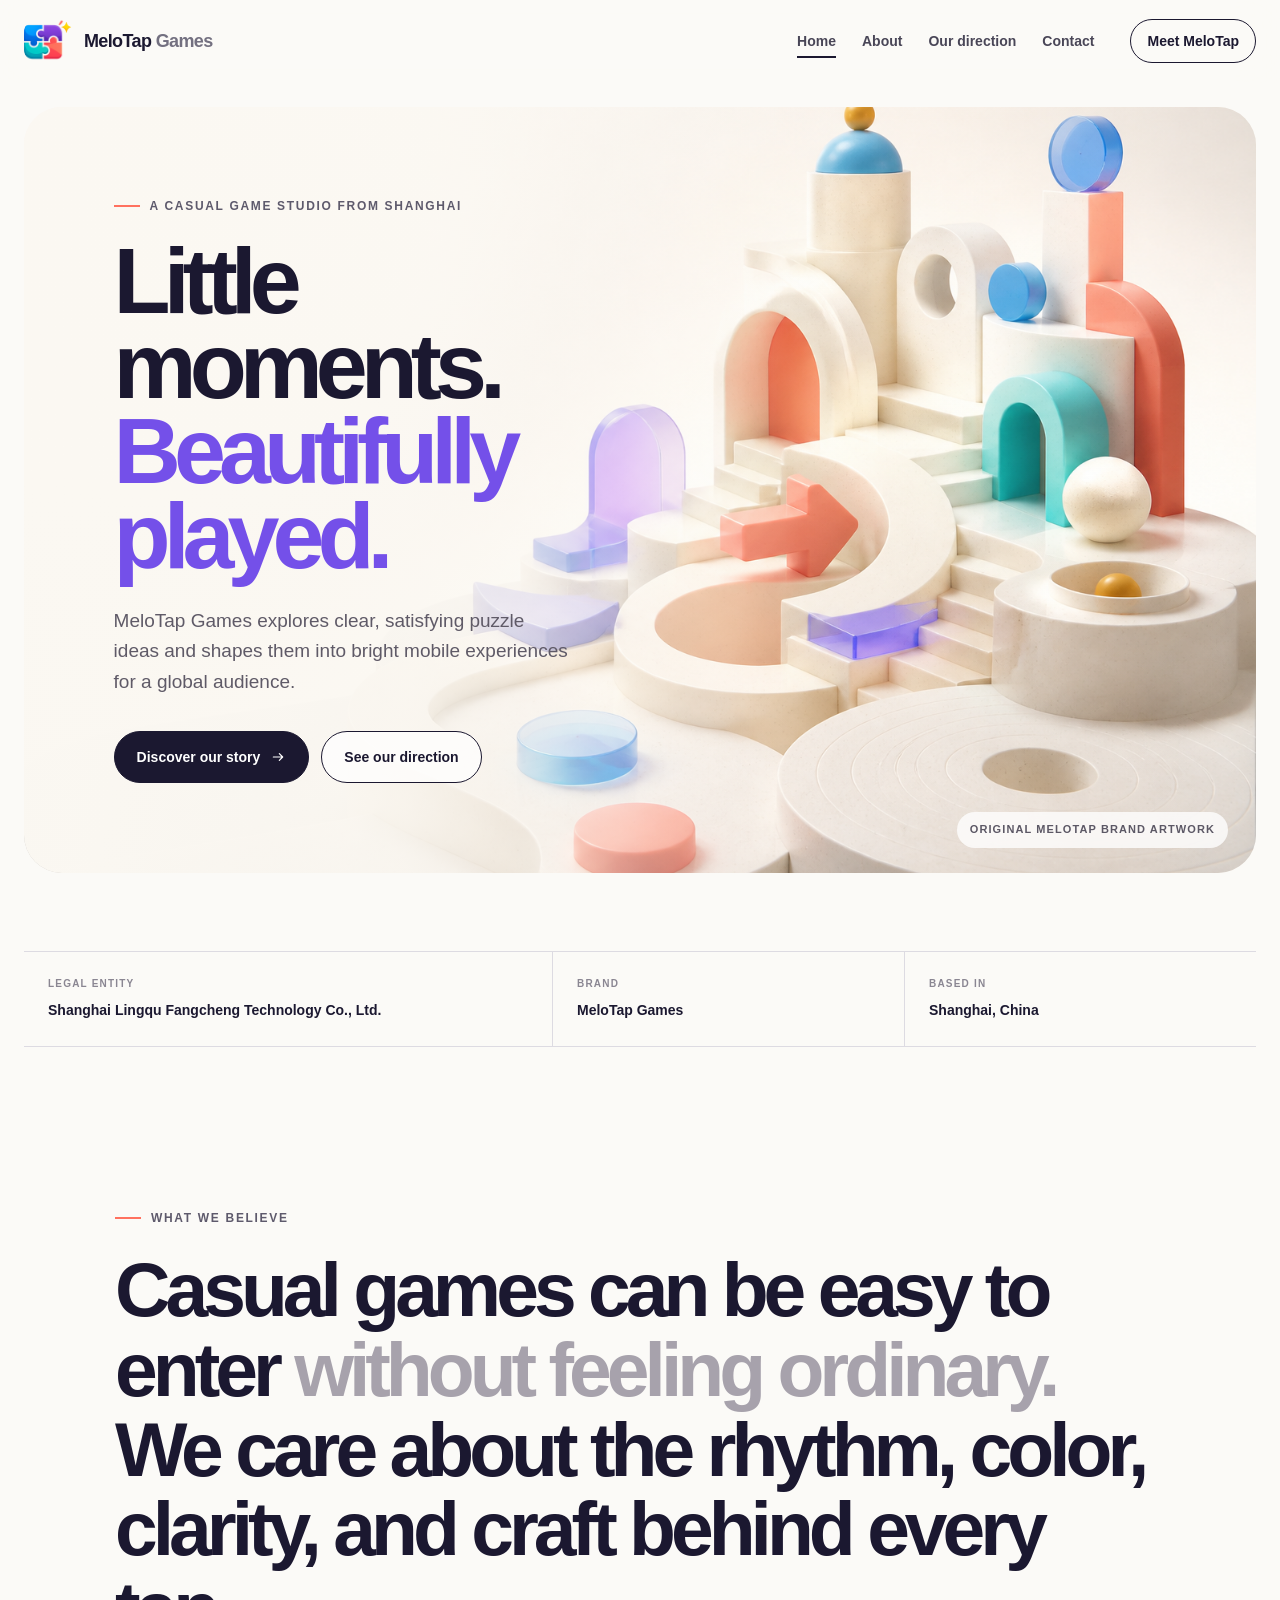
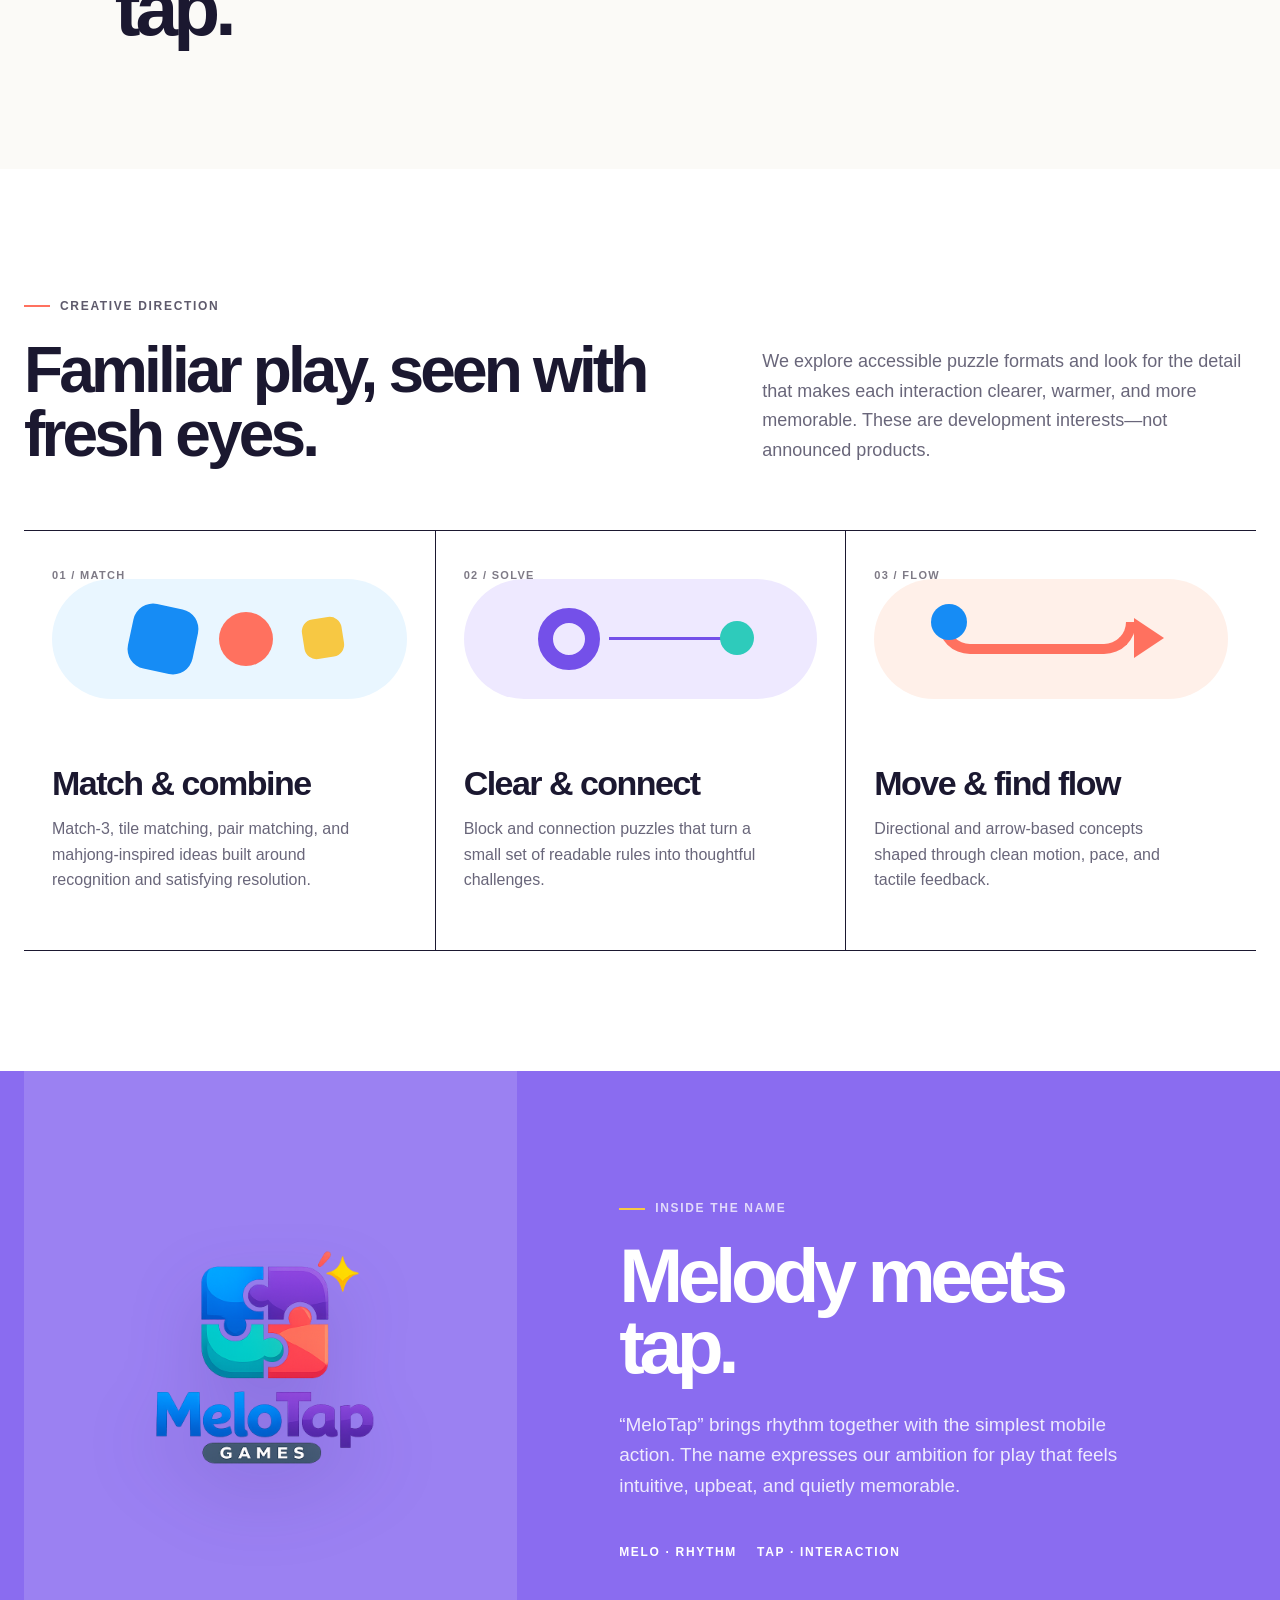
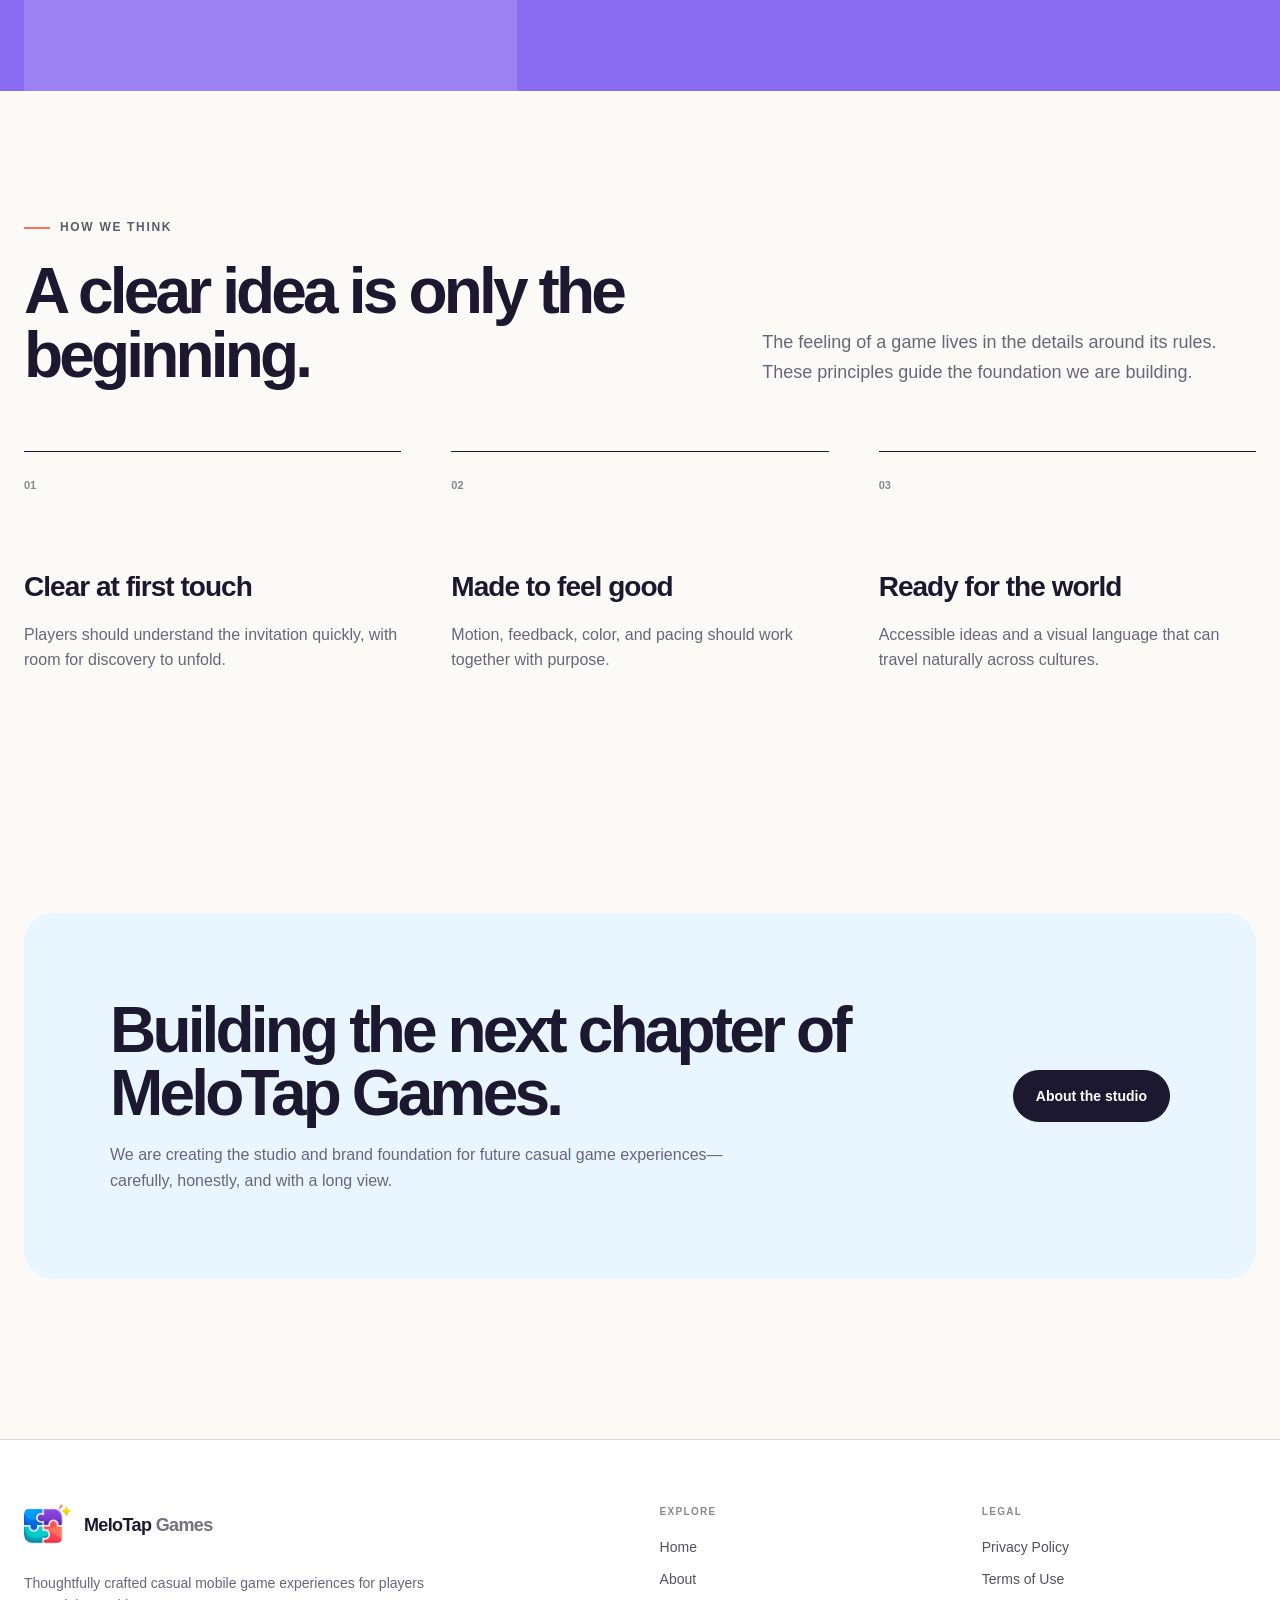
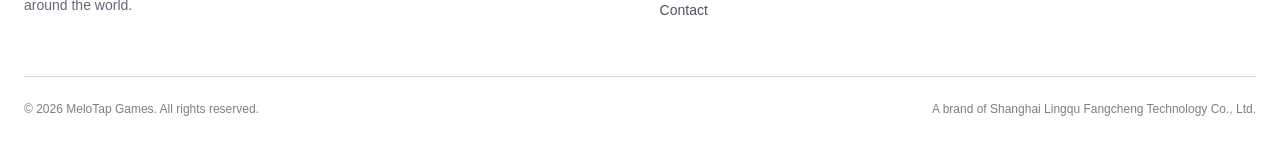
<file: index.html>
<!doctype html>
<html lang="en">
<head>
  <meta charset="utf-8"><meta name="viewport" content="width=device-width,initial-scale=1">
  <title>MeloTap Games — Casual Play, Thoughtfully Made</title>
  <meta name="description" content="MeloTap Games is a Shanghai-based casual mobile game studio exploring polished, accessible puzzle experiences for players worldwide.">
  <link rel="canonical" href="https://melotapgames.com/"><link rel="icon" href="logo.png" type="image/png"><meta name="theme-color" content="#fbfaf7">
  <meta property="og:type" content="website"><meta property="og:title" content="MeloTap Games — Casual Play, Thoughtfully Made"><meta property="og:description" content="Simple ideas. Bright moments. Thoughtfully made casual play."><meta property="og:url" content="https://melotapgames.com/"><meta property="og:image" content="https://melotapgames.com/hero-brand-v2.png">
  <link rel="stylesheet" href="style.css">
  <script type="application/ld+json">{"@context":"https://schema.org","@type":"Organization","name":"Shanghai Lingqu Fangcheng Technology Co., Ltd.","alternateName":"MeloTap Games","url":"https://melotapgames.com/","logo":"https://melotapgames.com/logo.png","description":"A casual mobile game development and publishing company based in Shanghai, China.","address":{"@type":"PostalAddress","addressLocality":"Shanghai","addressCountry":"CN"}}</script>
</head>
<body>
  <a class="skip-link" href="#main">Skip to content</a>
  <header class="site-header"><div class="container navbar">
    <a class="brand" href="index.html" aria-label="MeloTap Games home"><span class="brand-symbol"><img src="logo.png" alt=""></span><span class="brand-name">MeloTap <span>Games</span></span></a>
    <button class="menu-toggle" type="button" aria-expanded="false" aria-controls="site-navigation" aria-label="Toggle navigation"><span></span></button>
    <nav class="nav-links" id="site-navigation" aria-label="Primary navigation"><a href="index.html" aria-current="page">Home</a><a href="about.html">About</a><a href="#direction">Our direction</a><a href="contact.html">Contact</a><a class="nav-cta" href="about.html">Meet MeloTap</a></nav>
  </div></header>

  <main id="main">
    <section class="hero"><div class="container hero-frame">
      <img class="hero-art" src="hero-brand-v2.png" alt="Original abstract world of colorful geometric puzzle forms" width="1536" height="1024" fetchpriority="high">
      <div class="hero-copy"><div class="eyebrow">A casual game studio from Shanghai</div><h1>Little moments.<em>Beautifully played.</em></h1><p class="hero-lede">MeloTap Games explores clear, satisfying puzzle ideas and shapes them into bright mobile experiences for a global audience.</p><div class="hero-actions"><a class="button button-primary" href="about.html">Discover our story <svg viewBox="0 0 24 24" fill="none" aria-hidden="true"><path d="M5 12h14m-5-5 5 5-5 5" stroke="currentColor" stroke-width="1.8" stroke-linecap="round" stroke-linejoin="round"/></svg></a><a class="button button-secondary" href="#direction">See our direction</a></div></div>
      <span class="hero-note">Original MeloTap brand artwork</span>
    </div></section>

    <section class="section-compact"><div class="container identity-bar"><div class="identity-item"><span>Legal entity</span><strong>Shanghai Lingqu Fangcheng Technology Co., Ltd.</strong></div><div class="identity-item"><span>Brand</span><strong>MeloTap Games</strong></div><div class="identity-item"><span>Based in</span><strong>Shanghai, China</strong></div></div></section>

    <section class="section"><div class="container manifesto"><div class="eyebrow">What we believe</div><p>Casual games can be easy to enter <span>without feeling ordinary.</span> We care about the rhythm, color, clarity, and craft behind every tap.</p></div></section>

    <section class="section section-tint" id="direction"><div class="container">
      <div class="section-head"><div><div class="eyebrow">Creative direction</div><h2 class="section-title">Familiar play, seen with fresh eyes.</h2></div><p class="section-intro">We explore accessible puzzle formats and look for the detail that makes each interaction clearer, warmer, and more memorable. These are development interests—not announced products.</p></div>
      <div class="focus-grid">
        <article class="focus-card"><span class="focus-number">01 / MATCH</span><div class="focus-art art-match" aria-hidden="true"><span></span><span></span><span></span></div><h3>Match &amp; combine</h3><p>Match-3, tile matching, pair matching, and mahjong-inspired ideas built around recognition and satisfying resolution.</p></article>
        <article class="focus-card"><span class="focus-number">02 / SOLVE</span><div class="focus-art art-connect" aria-hidden="true"><span></span><span></span><span></span></div><h3>Clear &amp; connect</h3><p>Block and connection puzzles that turn a small set of readable rules into thoughtful challenges.</p></article>
        <article class="focus-card"><span class="focus-number">03 / FLOW</span><div class="focus-art art-flow" aria-hidden="true"><span></span><span></span><span></span></div><h3>Move &amp; find flow</h3><p>Directional and arrow-based concepts shaped through clean motion, pace, and tactile feedback.</p></article>
      </div>
    </div></section>

    <section class="brand-band"><div class="container brand-band-inner"><div class="brand-logo-panel"><img src="logo.png" alt="MeloTap Games logo"></div><div class="brand-story"><div class="eyebrow">Inside the name</div><h2>Melody meets tap.</h2><p>“MeloTap” brings rhythm together with the simplest mobile action. The name expresses our ambition for play that feels intuitive, upbeat, and quietly memorable.</p><div class="wordmark">Melo · rhythm &nbsp;&nbsp; Tap · interaction</div></div></div></section>

    <section class="section"><div class="container"><div class="section-head"><div><div class="eyebrow">How we think</div><h2 class="section-title">A clear idea is only the beginning.</h2></div><p class="section-intro">The feeling of a game lives in the details around its rules. These principles guide the foundation we are building.</p></div><div class="principles"><article class="principle"><span class="principle-index">01</span><h3>Clear at first touch</h3><p>Players should understand the invitation quickly, with room for discovery to unfold.</p></article><article class="principle"><span class="principle-index">02</span><h3>Made to feel good</h3><p>Motion, feedback, color, and pacing should work together with purpose.</p></article><article class="principle"><span class="principle-index">03</span><h3>Ready for the world</h3><p>Accessible ideas and a visual language that can travel naturally across cultures.</p></article></div></div></section>

    <section class="section"><div class="container cta-panel"><div><h2>Building the next chapter of MeloTap Games.</h2><p>We are creating the studio and brand foundation for future casual game experiences—carefully, honestly, and with a long view.</p></div><a class="button button-primary" href="about.html">About the studio</a></div></section>
  </main>

  <footer class="footer"><div class="container footer-main"><div class="footer-brand"><a class="brand" href="index.html"><span class="brand-symbol"><img src="logo.png" alt=""></span><span class="brand-name">MeloTap <span>Games</span></span></a><p>Thoughtfully crafted casual mobile game experiences for players around the world.</p></div><div><div class="footer-heading">Explore</div><div class="footer-links"><a href="index.html">Home</a><a href="about.html">About</a><a href="contact.html">Contact</a></div></div><div><div class="footer-heading">Legal</div><div class="footer-links"><a href="privacy-policy.html">Privacy Policy</a><a href="terms.html">Terms of Use</a></div></div></div><div class="container footer-bottom"><span>© 2026 MeloTap Games. All rights reserved.</span><span class="footer-legal-name">A brand of Shanghai Lingqu Fangcheng Technology Co., Ltd.</span></div></footer>
  <script src="main.js" defer></script>
</body></html>
</file>
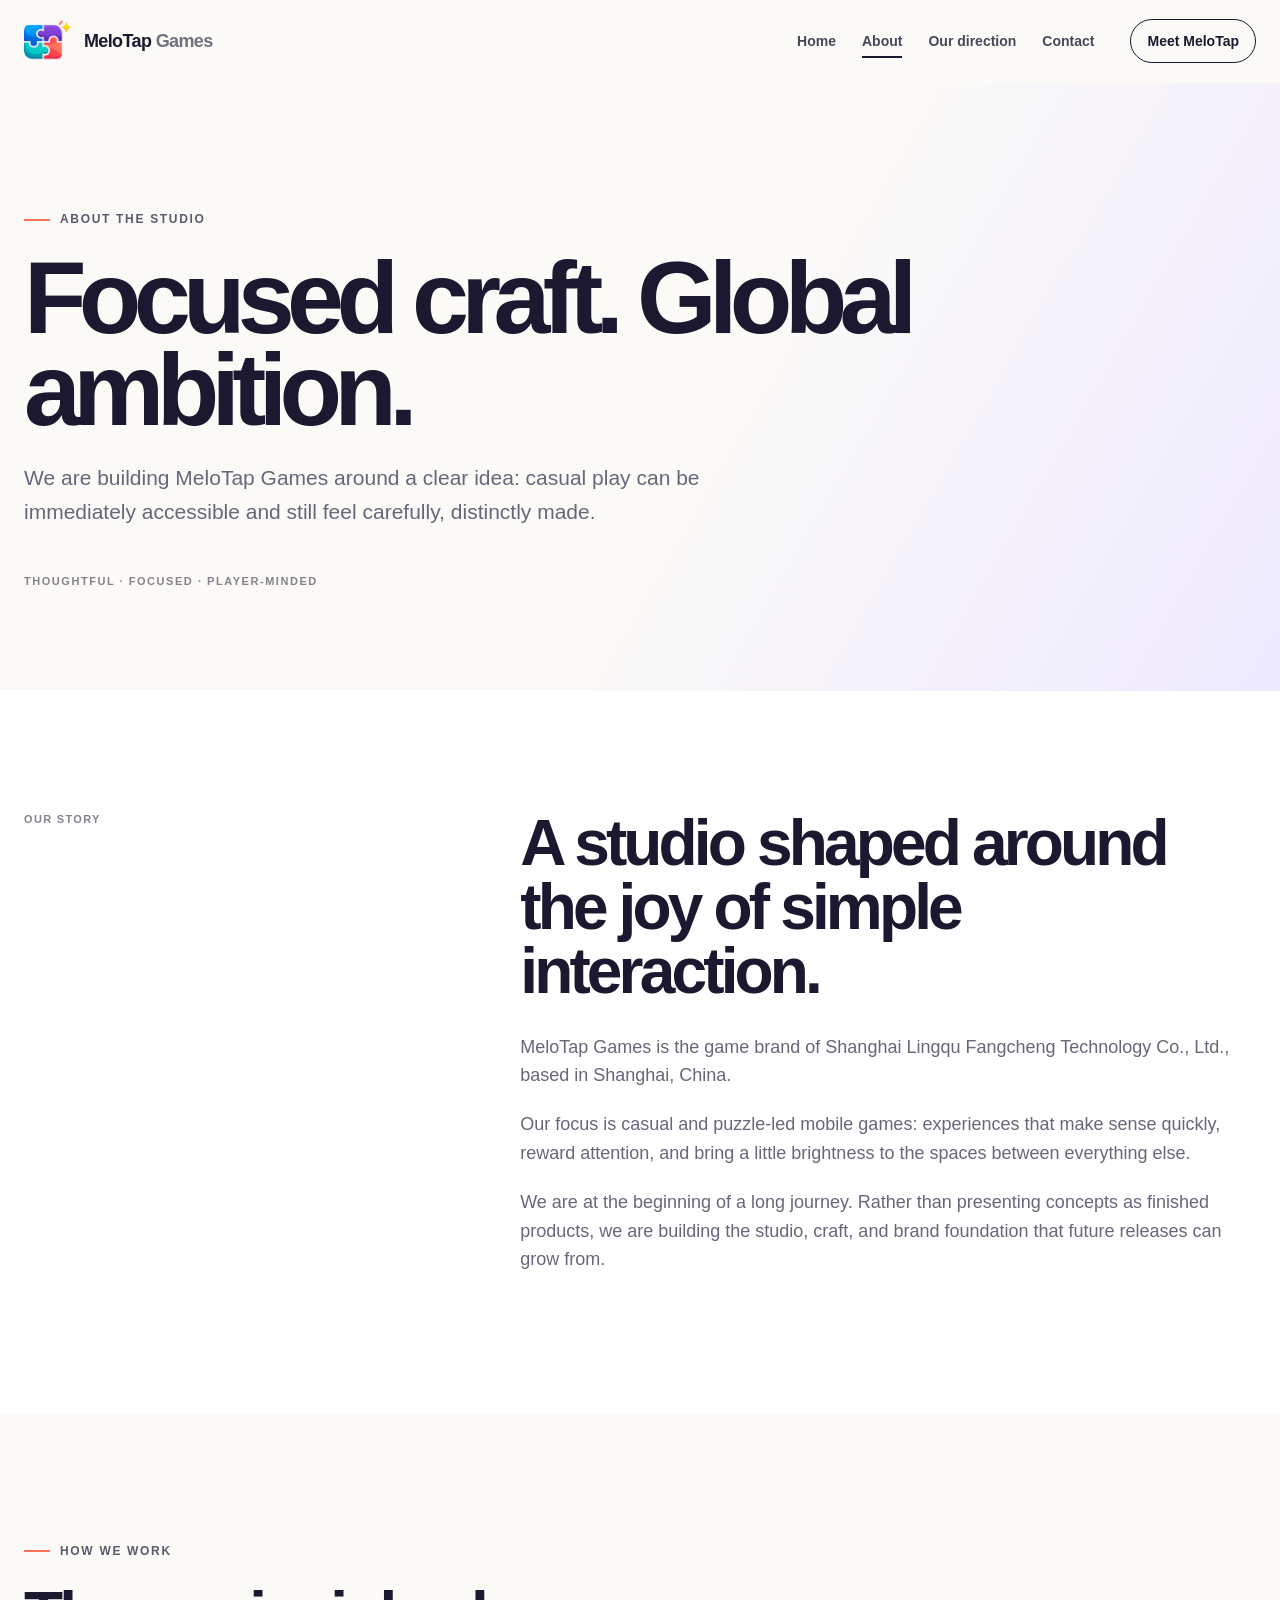
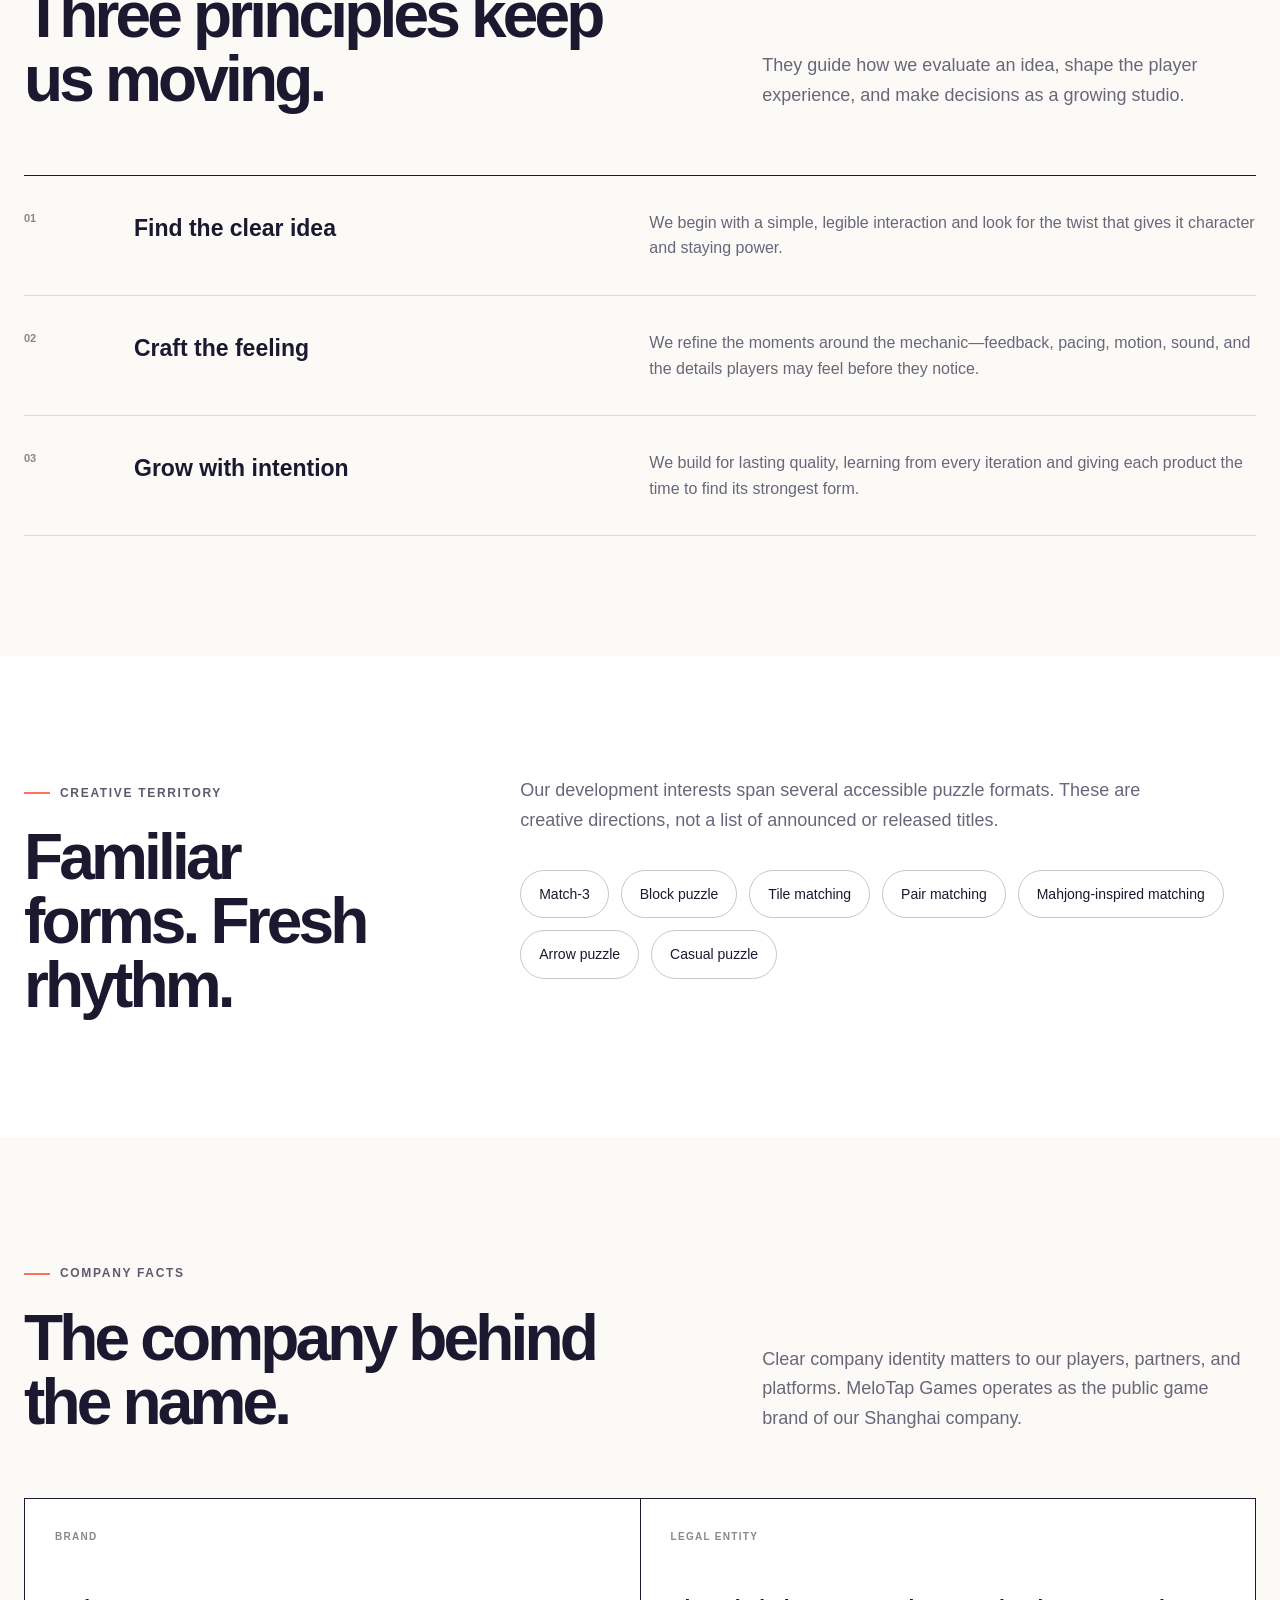
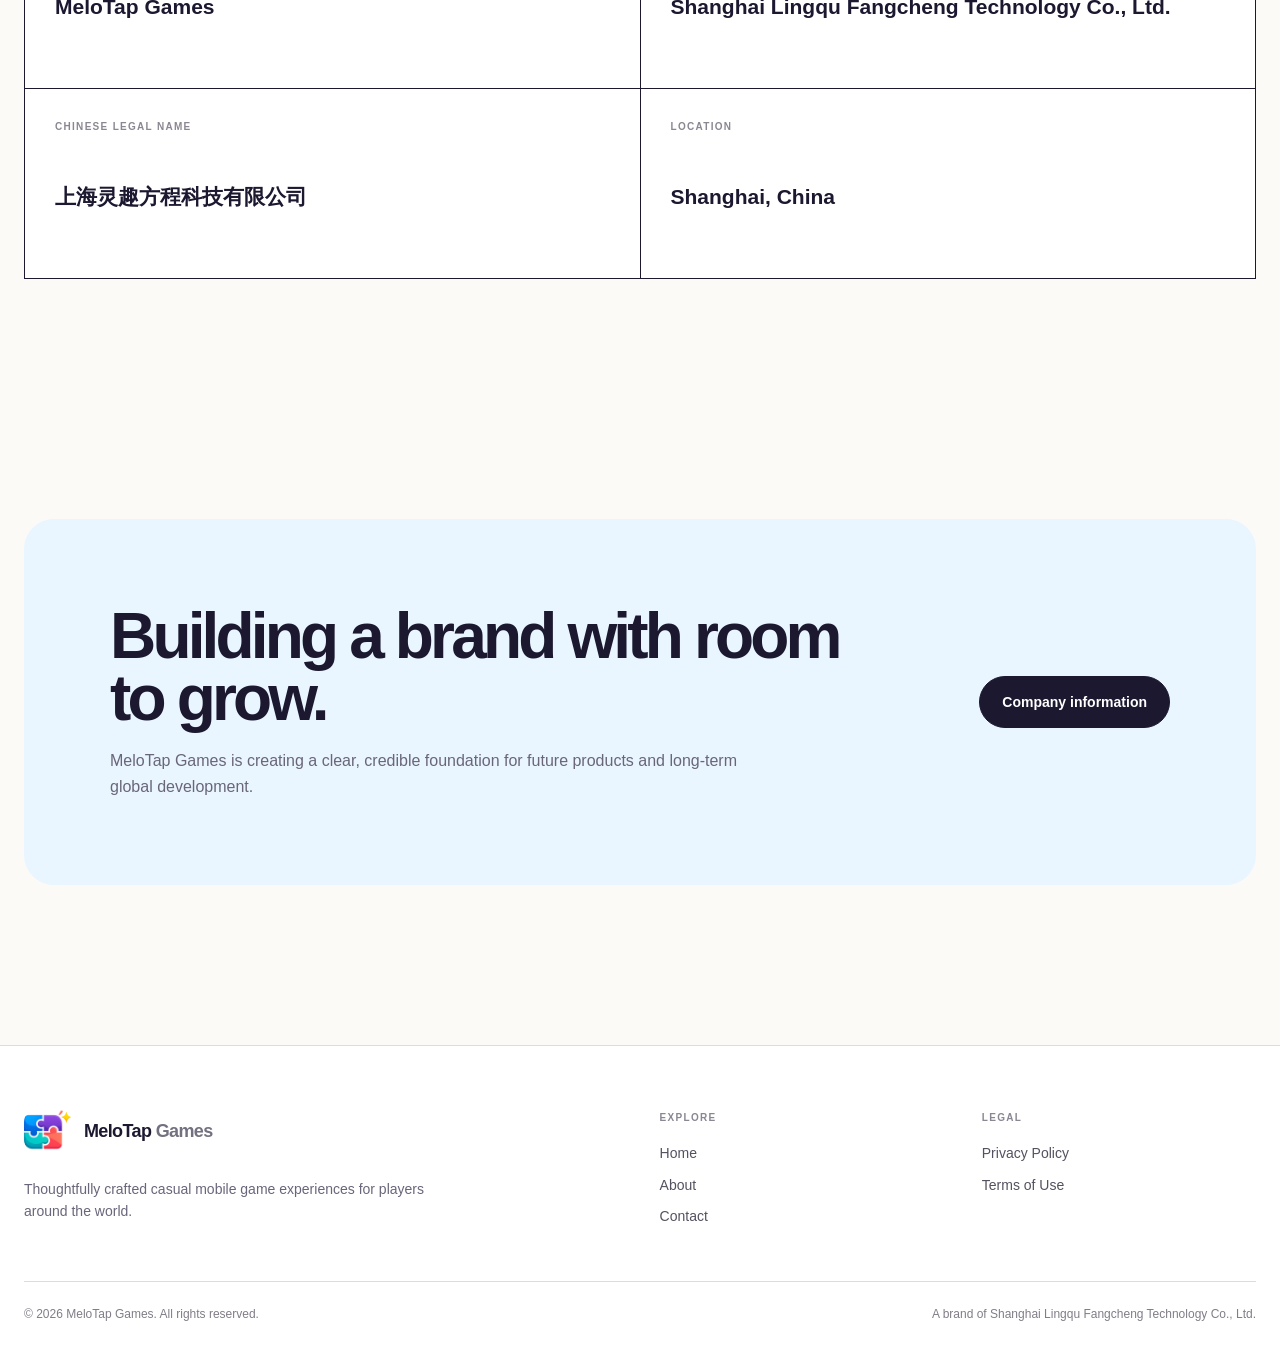
<file: about.html>
<!doctype html>
<html lang="en">
<head>
  <meta charset="utf-8">
  <meta name="viewport" content="width=device-width, initial-scale=1">
  <title>About MeloTap Games — Our Studio &amp; Approach</title>
  <meta name="description" content="Meet MeloTap Games, a Shanghai-based casual mobile game studio focused on clear ideas, polished interactions, and global players.">
  <link rel="canonical" href="https://melotapgames.com/about.html">
  <link rel="icon" href="logo.png" type="image/png">
  <meta name="theme-color" content="#fbfaf7">
  <meta property="og:type" content="website">
  <meta property="og:title" content="About MeloTap Games">
  <meta property="og:description" content="A focused studio ambition: make casual play feel considered, expressive, and worth returning to.">
  <meta property="og:url" content="https://melotapgames.com/about.html">
  <meta property="og:image" content="https://melotapgames.com/logo.png">
  <link rel="stylesheet" href="style.css">
</head>
<body>
  <a class="skip-link" href="#main">Skip to content</a>
  <header class="site-header">
    <div class="container navbar">
      <a class="brand" href="index.html" aria-label="MeloTap Games home"><span class="brand-symbol"><img src="logo.png" alt=""></span><span class="brand-name">MeloTap <span>Games</span></span></a>
      <button class="menu-toggle" type="button" aria-expanded="false" aria-controls="site-navigation" aria-label="Toggle navigation"><span></span></button>
      <nav class="nav-links" id="site-navigation" aria-label="Primary navigation">
        <a href="index.html">Home</a><a href="about.html" aria-current="page">About</a><a href="index.html#direction">Our direction</a><a href="contact.html">Contact</a><a class="nav-cta" href="about.html">Meet MeloTap</a>
      </nav>
    </div>
  </header>

  <main id="main">
    <section class="page-hero">
      <div class="container">
        <div class="eyebrow">About the studio</div>
        <h1>Focused craft. Global ambition.</h1>
        <p>We are building MeloTap Games around a clear idea: casual play can be immediately accessible and still feel carefully, distinctly made.</p>
        <div class="page-mark">Thoughtful · Focused · Player-minded</div>
      </div>
    </section>

    <section class="section section-tint">
      <div class="container story-grid">
        <aside class="story-aside">Our story</aside>
        <div class="story-content">
          <h2>A studio shaped around the joy of simple interaction.</h2>
          <p>MeloTap Games is the game brand of Shanghai Lingqu Fangcheng Technology Co., Ltd., based in Shanghai, China.</p>
          <p>Our focus is casual and puzzle-led mobile games: experiences that make sense quickly, reward attention, and bring a little brightness to the spaces between everything else.</p>
          <p>We are at the beginning of a long journey. Rather than presenting concepts as finished products, we are building the studio, craft, and brand foundation that future releases can grow from.</p>
        </div>
      </div>
    </section>

    <section class="section">
      <div class="container">
        <div class="section-head">
          <div><div class="eyebrow">How we work</div><h2 class="section-title">Three principles keep us moving.</h2></div>
          <p class="section-intro">They guide how we evaluate an idea, shape the player experience, and make decisions as a growing studio.</p>
        </div>
        <div class="value-list">
          <article class="value-row"><span>01</span><h3>Find the clear idea</h3><p>We begin with a simple, legible interaction and look for the twist that gives it character and staying power.</p></article>
          <article class="value-row"><span>02</span><h3>Craft the feeling</h3><p>We refine the moments around the mechanic—feedback, pacing, motion, sound, and the details players may feel before they notice.</p></article>
          <article class="value-row"><span>03</span><h3>Grow with intention</h3><p>We build for lasting quality, learning from every iteration and giving each product the time to find its strongest form.</p></article>
        </div>
      </div>
    </section>

    <section class="section section-tint">
      <div class="container story-grid">
        <div>
          <div class="eyebrow">Creative territory</div>
          <h2 class="section-title">Familiar forms. Fresh rhythm.</h2>
        </div>
        <div>
          <p class="section-intro">Our development interests span several accessible puzzle formats. These are creative directions, not a list of announced or released titles.</p>
          <div class="direction-cloud direction-spaced">
            <span>Match-3</span><span>Block puzzle</span><span>Tile matching</span><span>Pair matching</span><span>Mahjong-inspired matching</span><span>Arrow puzzle</span><span>Casual puzzle</span>
          </div>
        </div>
      </div>
    </section>

    <section class="section">
      <div class="container">
        <div class="section-head">
          <div><div class="eyebrow">Company facts</div><h2 class="section-title">The company behind the name.</h2></div>
          <p class="section-intro">Clear company identity matters to our players, partners, and platforms. MeloTap Games operates as the public game brand of our Shanghai company.</p>
        </div>
        <div class="facts-grid">
          <div class="fact-card"><span>Brand</span><strong>MeloTap Games</strong></div>
          <div class="fact-card"><span>Legal entity</span><strong>Shanghai Lingqu Fangcheng Technology Co., Ltd.</strong></div>
          <div class="fact-card"><span>Chinese legal name</span><strong lang="zh-CN">上海灵趣方程科技有限公司</strong></div>
          <div class="fact-card"><span>Location</span><strong>Shanghai, China</strong></div>
        </div>
      </div>
    </section>

    <section class="section"><div class="container cta-panel"><div><h2>Building a brand with room to grow.</h2><p>MeloTap Games is creating a clear, credible foundation for future products and long-term global development.</p></div><a class="button button-primary" href="contact.html">Company information</a></div></section>
  </main>

  <footer class="footer">
    <div class="container footer-main">
      <div class="footer-brand"><a class="brand" href="index.html"><span class="brand-symbol"><img src="logo.png" alt=""></span><span class="brand-name">MeloTap <span>Games</span></span></a><p>Thoughtfully crafted casual mobile game experiences for players around the world.</p></div>
      <div><div class="footer-heading">Explore</div><div class="footer-links"><a href="index.html">Home</a><a href="about.html">About</a><a href="contact.html">Contact</a></div></div>
      <div><div class="footer-heading">Legal</div><div class="footer-links"><a href="privacy-policy.html">Privacy Policy</a><a href="terms.html">Terms of Use</a></div></div>
    </div>
    <div class="container footer-bottom"><span>© 2026 MeloTap Games. All rights reserved.</span><span class="footer-legal-name">A brand of Shanghai Lingqu Fangcheng Technology Co., Ltd.</span></div>
  </footer>
  <script src="main.js" defer></script>
</body>
</html>
</file>
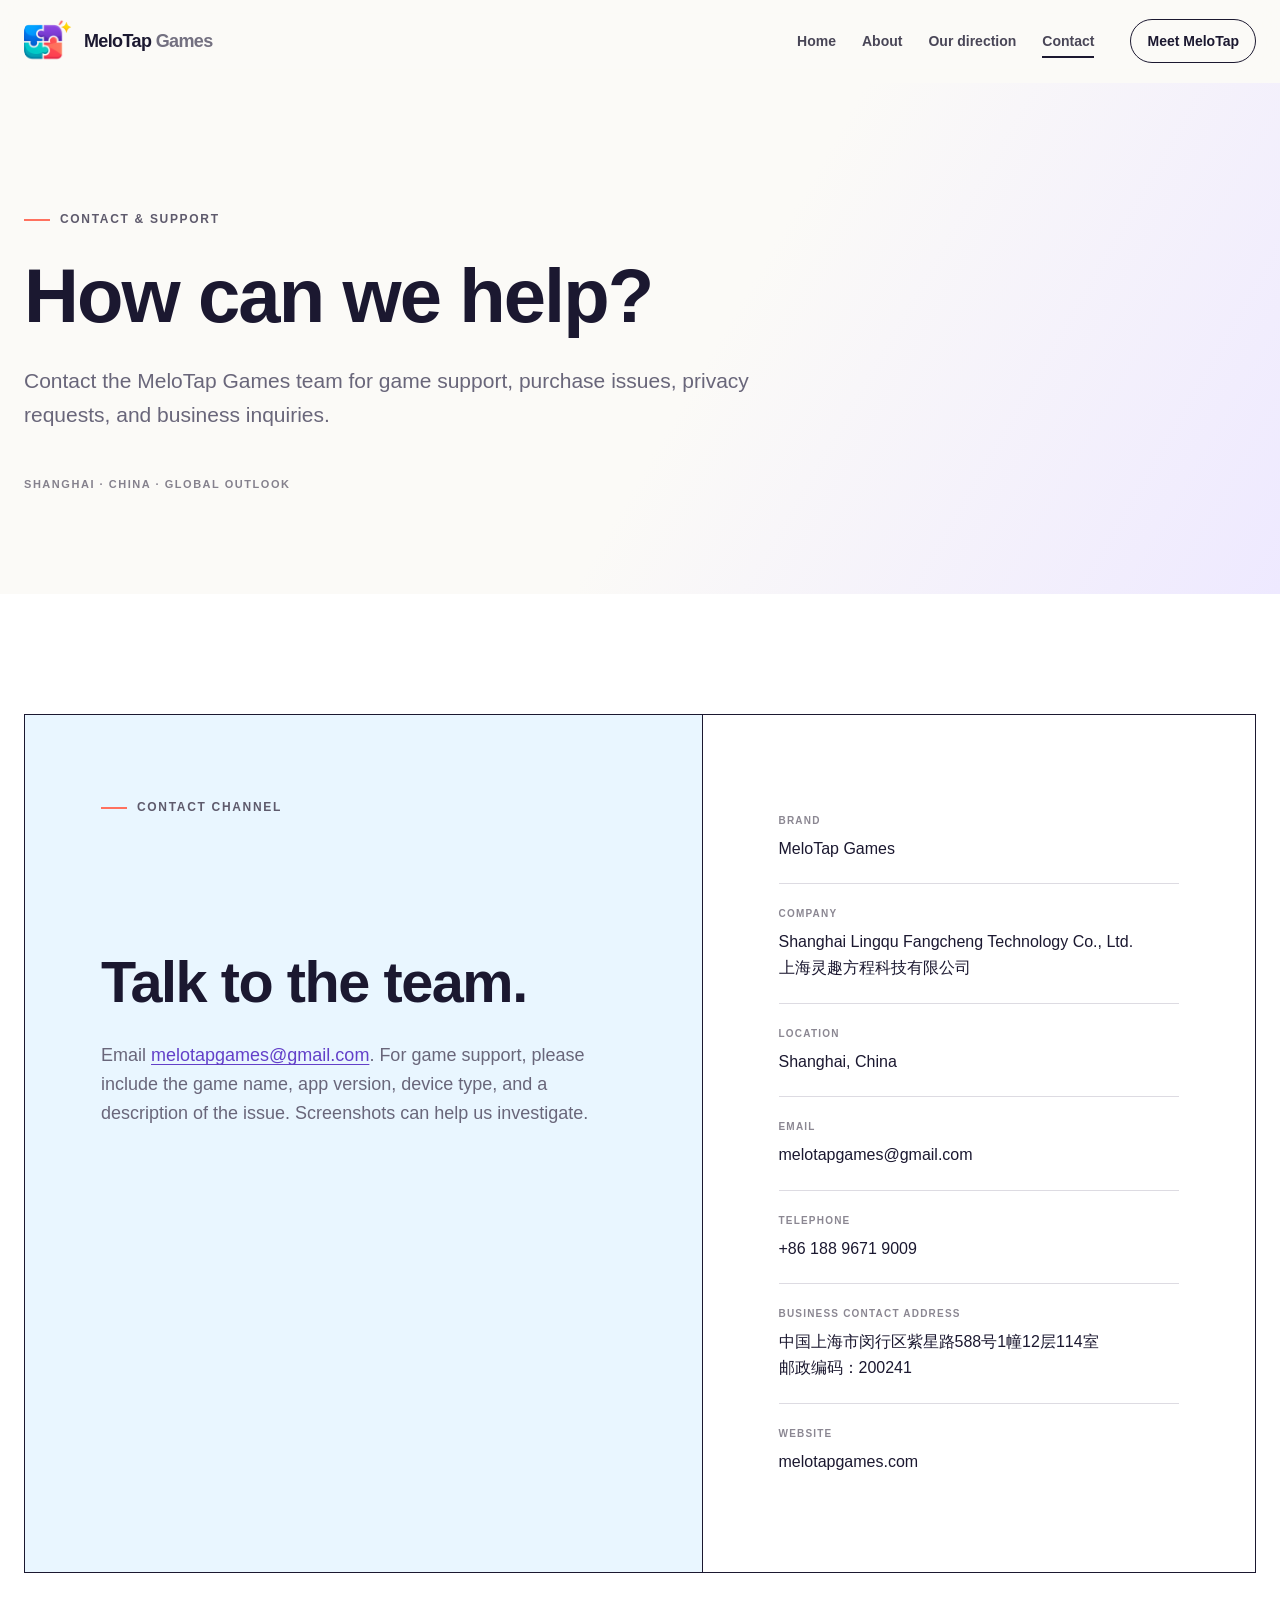
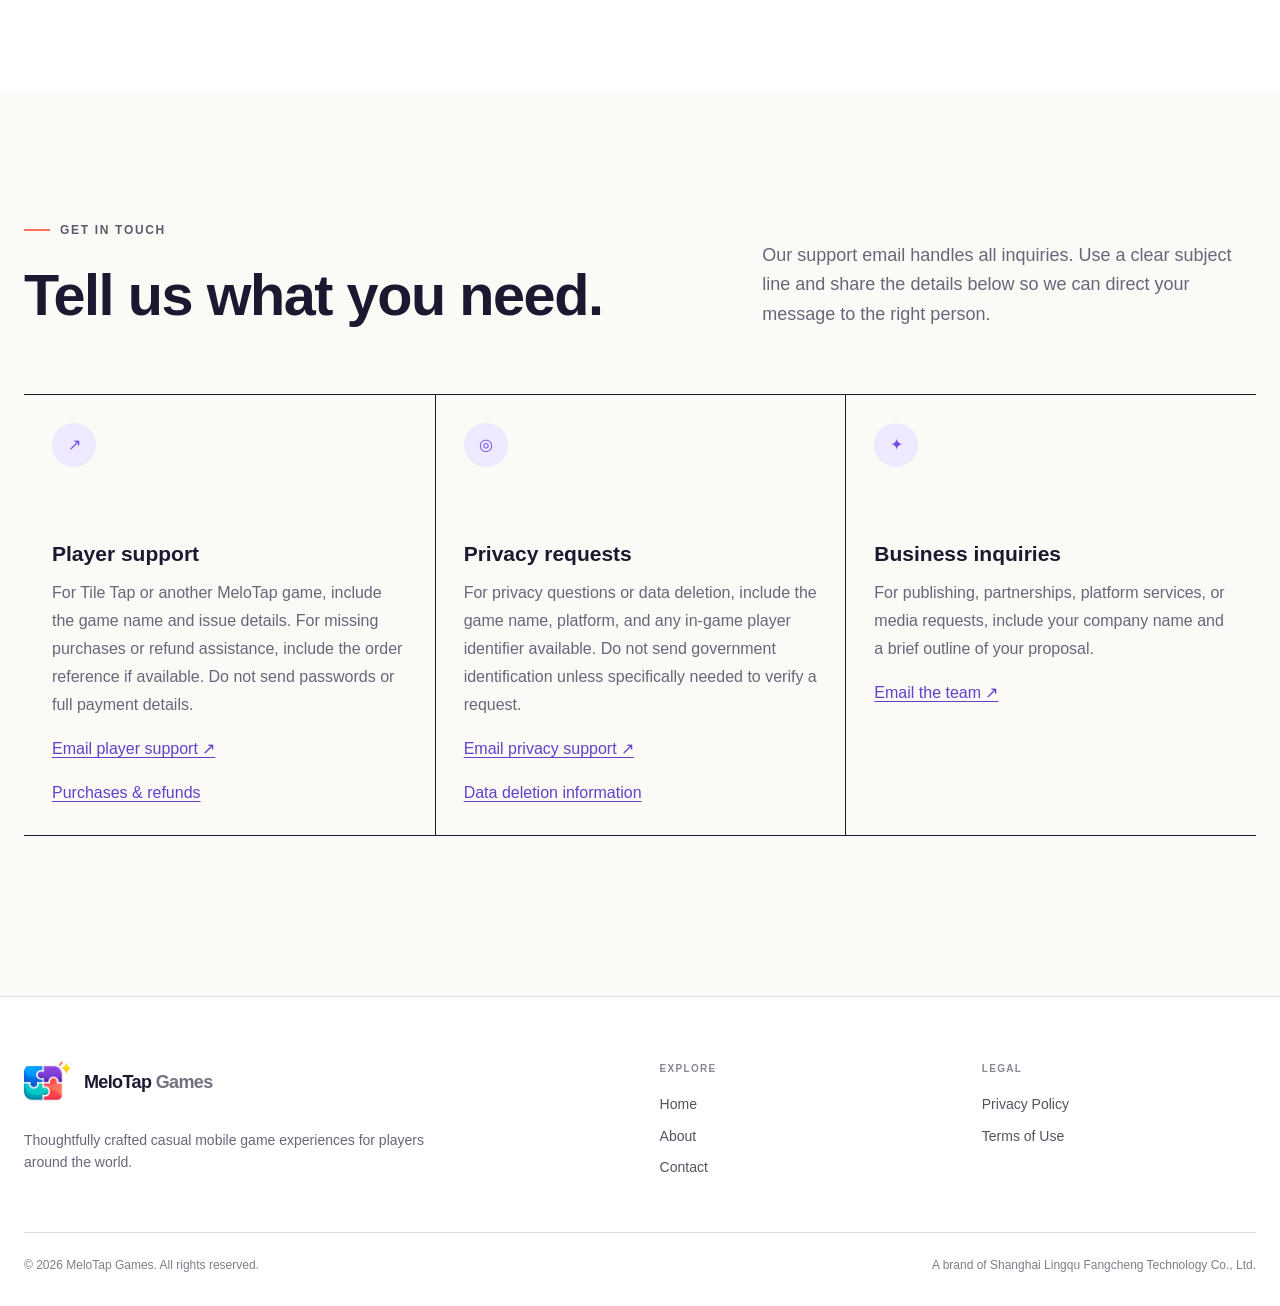
<file: contact.html>
<!doctype html>
<html lang="en">
<head>
  <meta charset="utf-8">
  <meta name="viewport" content="width=device-width, initial-scale=1">
  <title>Contact MeloTap Games</title>
  <meta name="description" content="Contact MeloTap Games for Tile Tap player support, purchase issues, privacy requests, and business inquiries.">
  <link rel="canonical" href="https://melotapgames.com/contact.html">
  <link rel="icon" href="logo.png" type="image/png">
  <meta name="theme-color" content="#fbfaf7">
  <meta property="og:type" content="website">
  <meta property="og:title" content="Contact MeloTap Games">
  <meta property="og:description" content="Player support, privacy requests, and business contact details for MeloTap Games.">
  <meta property="og:url" content="https://melotapgames.com/contact.html">
  <meta property="og:image" content="https://melotapgames.com/logo.png">
  <link rel="stylesheet" href="style.css">
</head>
<body class="contact-page">
  <a class="skip-link" href="#main">Skip to content</a>
  <header class="site-header">
    <div class="container navbar">
      <a class="brand" href="index.html" aria-label="MeloTap Games home"><span class="brand-symbol"><img src="logo.png" alt=""></span><span class="brand-name">MeloTap <span>Games</span></span></a>
      <button class="menu-toggle" type="button" aria-expanded="false" aria-controls="site-navigation" aria-label="Toggle navigation"><span></span></button>
      <nav class="nav-links" id="site-navigation" aria-label="Primary navigation"><a href="index.html">Home</a><a href="about.html">About</a><a href="index.html#direction">Our direction</a><a href="contact.html" aria-current="page">Contact</a><a class="nav-cta" href="about.html">Meet MeloTap</a></nav>
    </div>
  </header>

  <main id="main">
    <section class="page-hero">
      <div class="container"><div class="eyebrow">Contact &amp; support</div><h1>How can we help?</h1><p>Contact the MeloTap Games team for game support, purchase issues, privacy requests, and business inquiries.</p><div class="page-mark">Shanghai · China · Global outlook</div></div>
    </section>

    <section class="section section-tint">
      <div class="container contact-layout">
        <div class="contact-primary">
          <div class="eyebrow">Contact channel</div>
          <h2>Talk to the team.</h2>
          <p>Email <a class="contact-email" href="mailto:melotapgames@gmail.com">melotapgames@gmail.com</a>. For game support, please include the game name, app version, device type, and a description of the issue. Screenshots can help us investigate.</p>
        </div>
        <div class="contact-details">
          <div class="detail-item"><span>Brand</span><p>MeloTap Games</p></div>
          <div class="detail-item"><span>Company</span><p>Shanghai Lingqu Fangcheng Technology Co., Ltd.<br><span class="legal-chinese" lang="zh-CN">上海灵趣方程科技有限公司</span></p></div>
          <div class="detail-item"><span>Location</span><p>Shanghai, China</p></div>
          <div class="detail-item"><span>Email</span><a href="mailto:melotapgames@gmail.com">melotapgames@gmail.com</a></div>
          <div class="detail-item"><span>Telephone</span><a href="tel:+8618896719009">+86 188 9671 9009</a></div>
          <div class="detail-item"><span>Business contact address</span><p lang="zh-CN">中国上海市闵行区紫星路588号1幢12层114室<br>邮政编码：200241</p></div>
          <div class="detail-item"><span>Website</span><a href="https://melotapgames.com/">melotapgames.com</a></div>
        </div>
      </div>
    </section>

    <section class="section">
      <div class="container">
        <div class="section-head"><div><div class="eyebrow">Get in touch</div><h2 class="section-title">Tell us what you need.</h2></div><p class="section-intro">Our support email handles all inquiries. Use a clear subject line and share the details below so we can direct your message to the right person.</p></div>
        <div class="inquiry-grid">
          <article class="inquiry-card" id="player-support"><div class="inquiry-icon" aria-hidden="true">↗</div><h3>Player support</h3><p>For Tile Tap or another MeloTap game, include the game name and issue details. For missing purchases or refund assistance, include the order reference if available. Do not send passwords or full payment details.</p><p><a href="mailto:melotapgames@gmail.com?subject=Player%20Support">Email player support ↗</a></p><p><a href="terms.html#purchases">Purchases &amp; refunds</a></p></article>
          <article class="inquiry-card" id="privacy-requests"><div class="inquiry-icon" aria-hidden="true">◎</div><h3>Privacy requests</h3><p>For privacy questions or data deletion, include the game name, platform, and any in-game player identifier available. Do not send government identification unless specifically needed to verify a request.</p><p><a href="mailto:melotapgames@gmail.com?subject=Privacy%20Request">Email privacy support ↗</a></p><p><a href="privacy-policy.html#deletion">Data deletion information</a></p></article>
          <article class="inquiry-card"><div class="inquiry-icon" aria-hidden="true">✦</div><h3>Business inquiries</h3><p>For publishing, partnerships, platform services, or media requests, include your company name and a brief outline of your proposal.</p><p><a href="mailto:melotapgames@gmail.com?subject=Business%20Inquiry">Email the team ↗</a></p></article>
        </div>
      </div>
    </section>
  </main>

  <footer class="footer">
    <div class="container footer-main"><div class="footer-brand"><a class="brand" href="index.html"><span class="brand-symbol"><img src="logo.png" alt=""></span><span class="brand-name">MeloTap <span>Games</span></span></a><p>Thoughtfully crafted casual mobile game experiences for players around the world.</p></div><div><div class="footer-heading">Explore</div><div class="footer-links"><a href="index.html">Home</a><a href="about.html">About</a><a href="contact.html">Contact</a></div></div><div><div class="footer-heading">Legal</div><div class="footer-links"><a href="privacy-policy.html">Privacy Policy</a><a href="terms.html">Terms of Use</a></div></div></div>
    <div class="container footer-bottom"><span>© 2026 MeloTap Games. All rights reserved.</span><span class="footer-legal-name">A brand of Shanghai Lingqu Fangcheng Technology Co., Ltd.</span></div>
  </footer>
  <script src="main.js" defer></script>
</body>
</html>
</file>
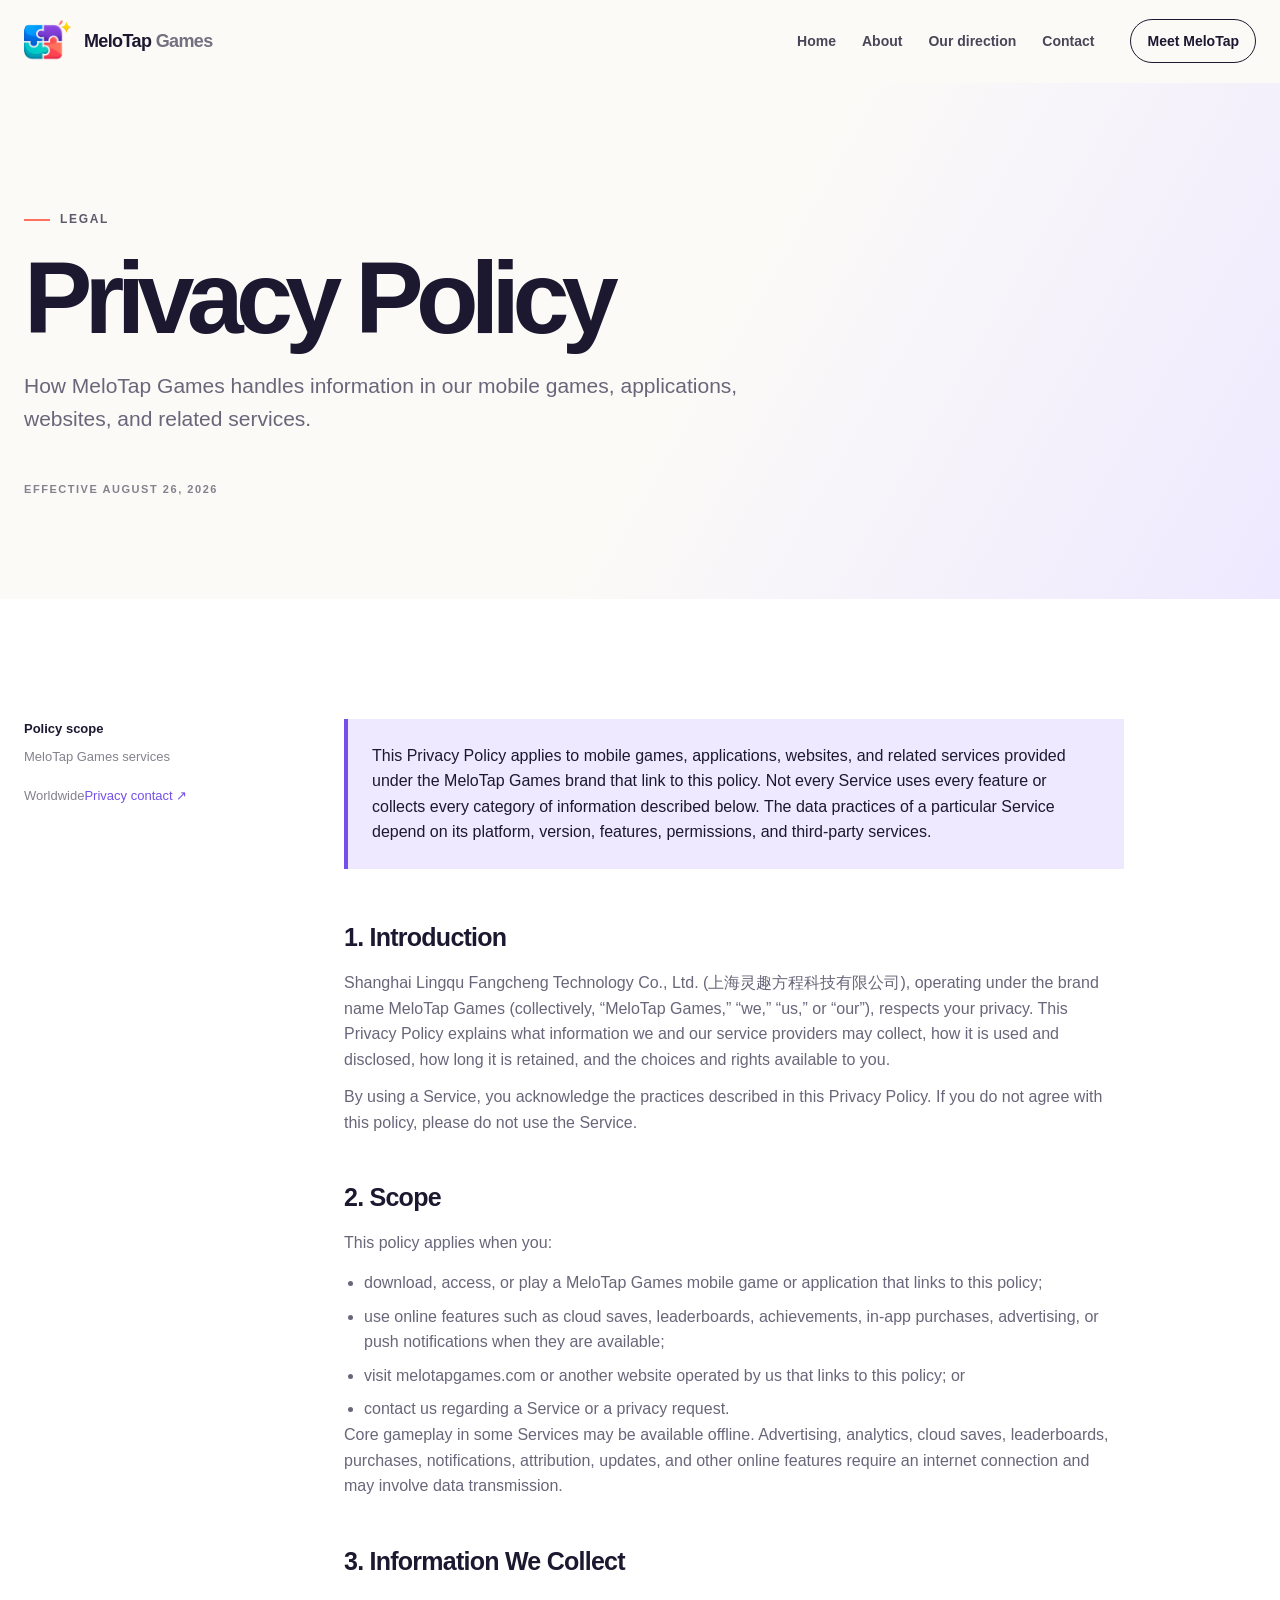
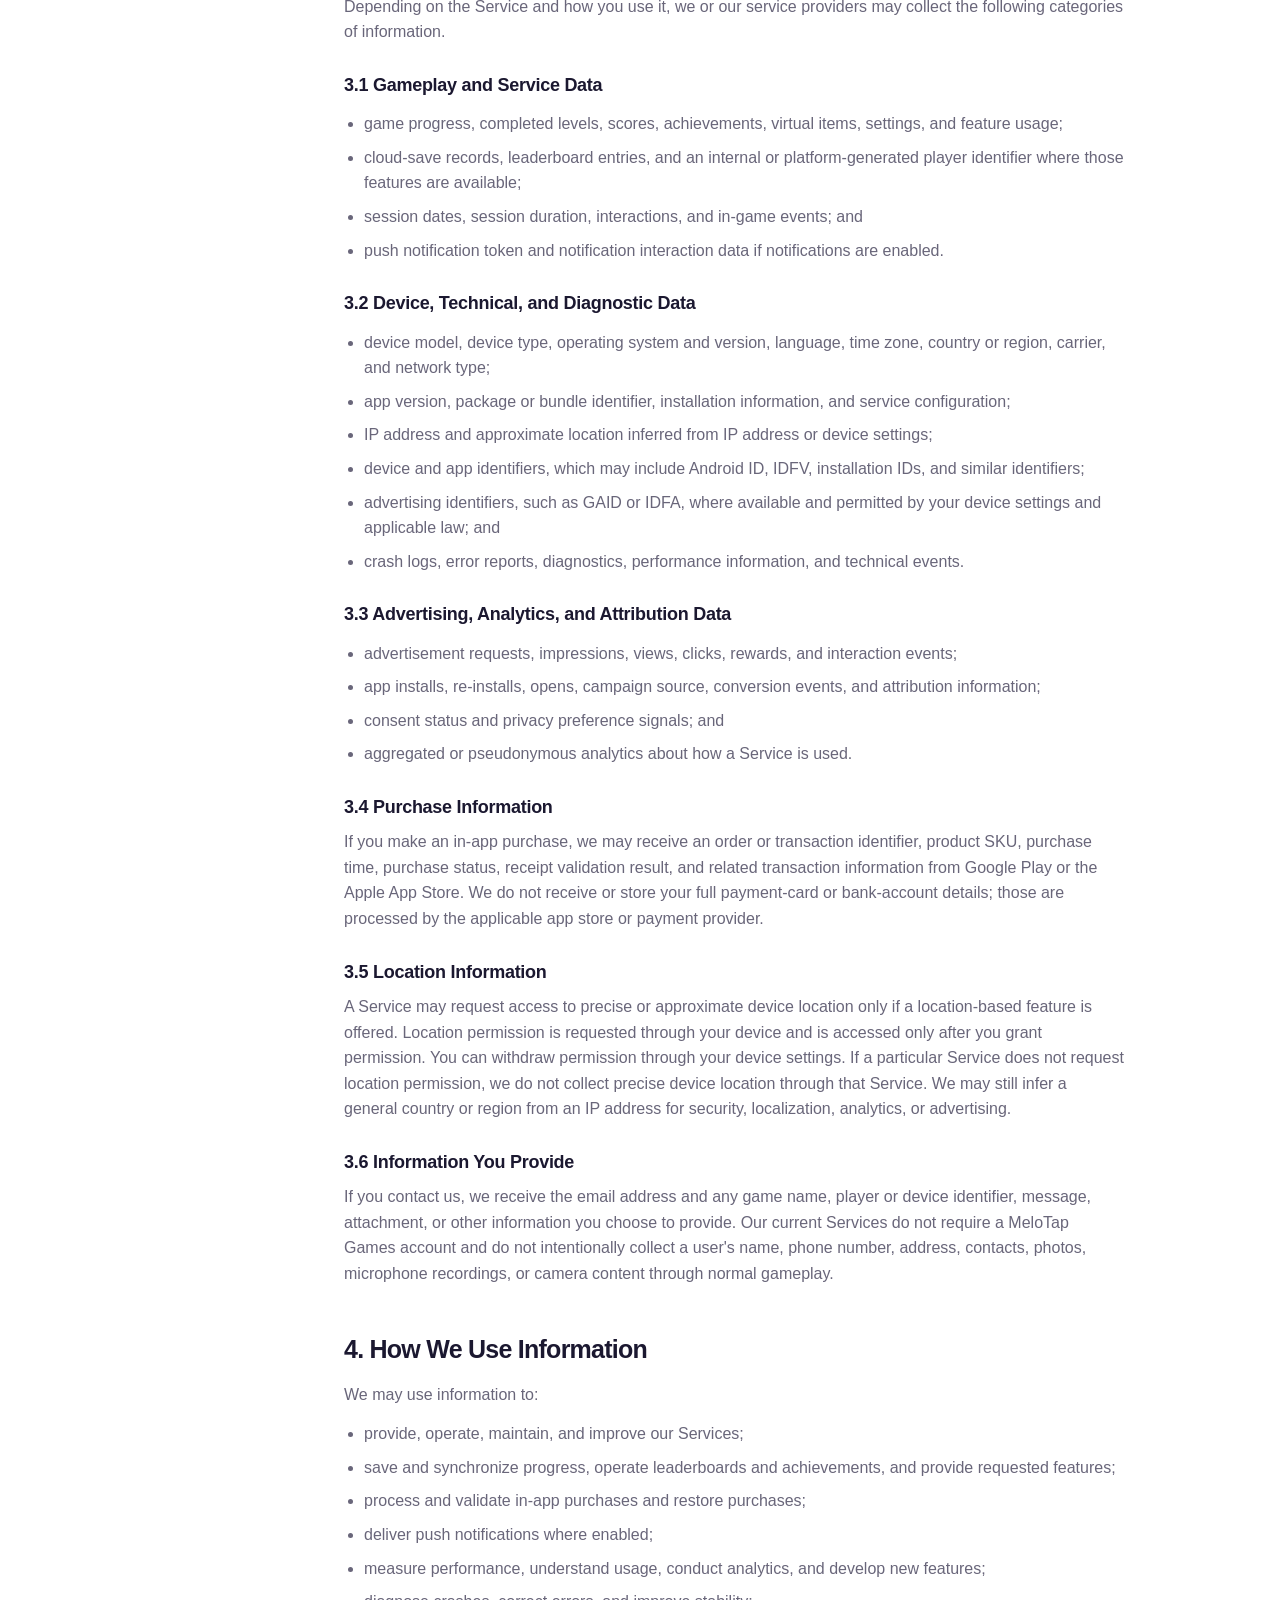
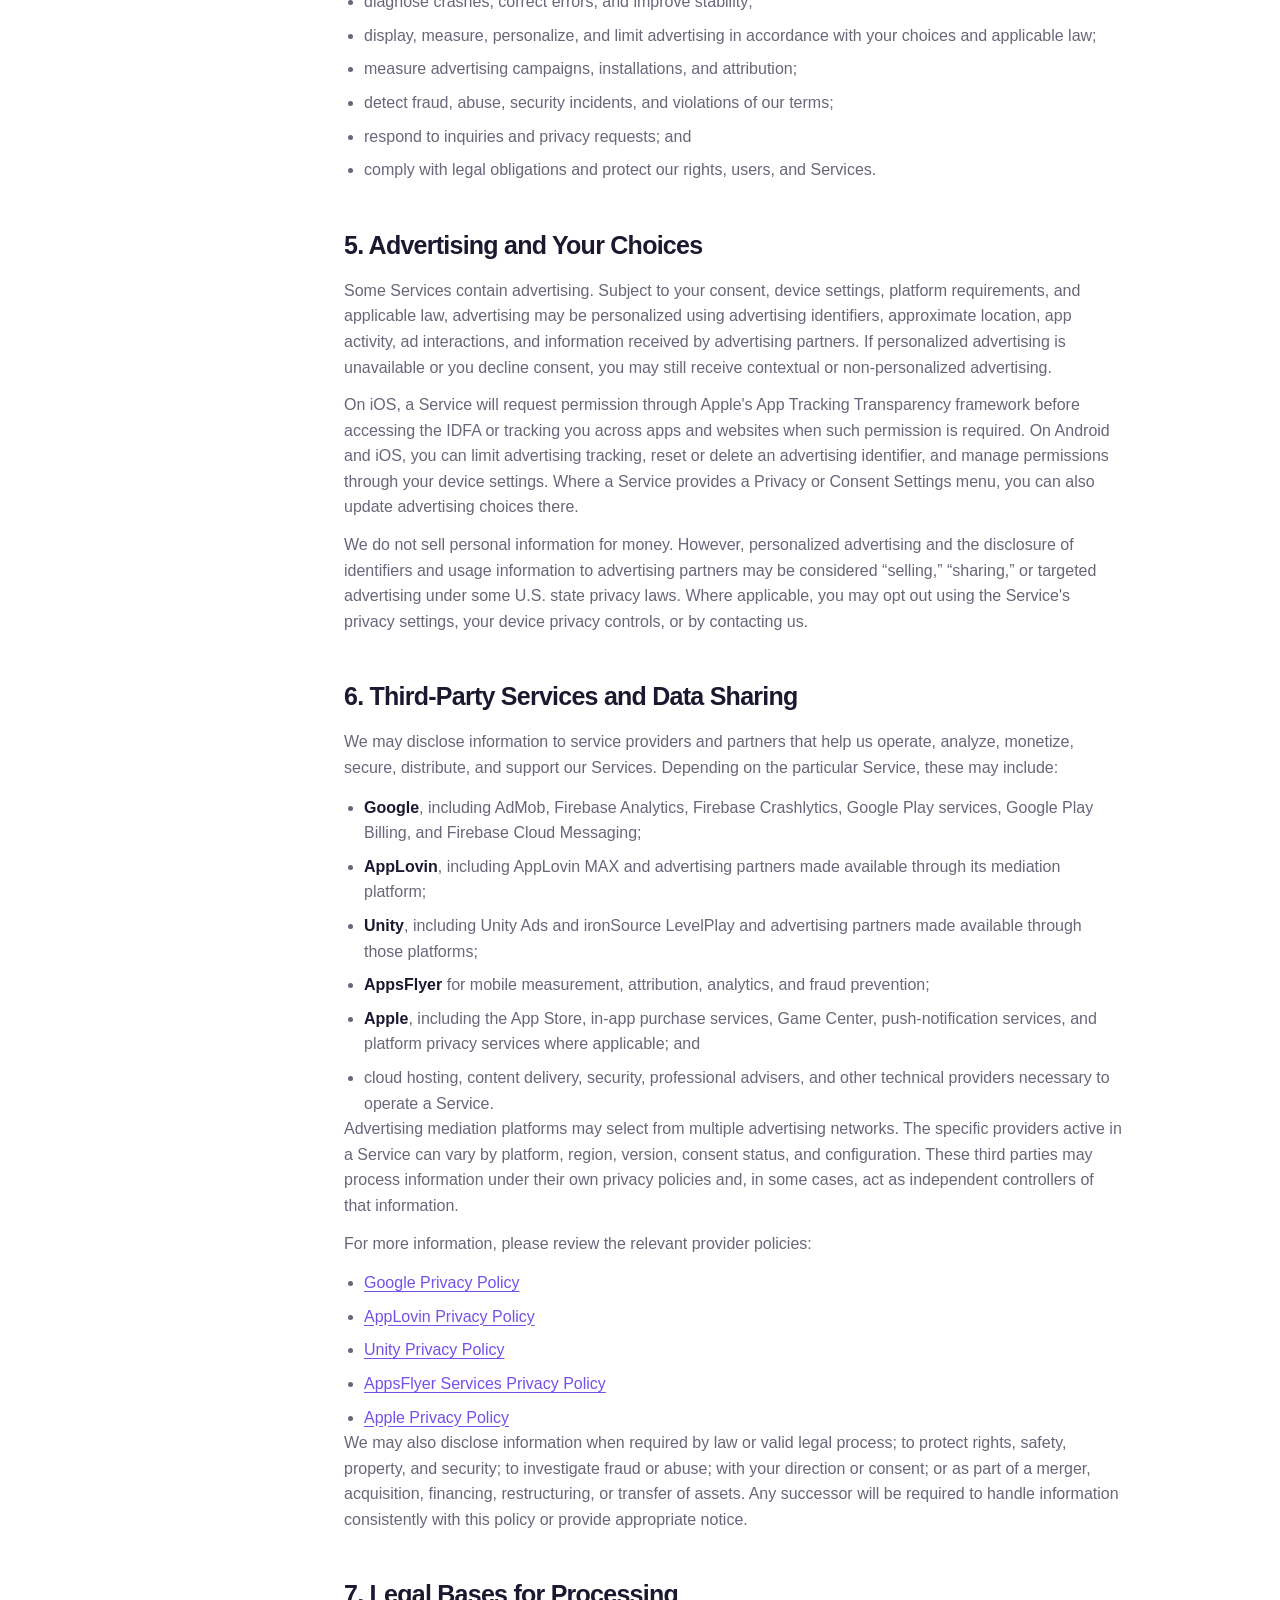
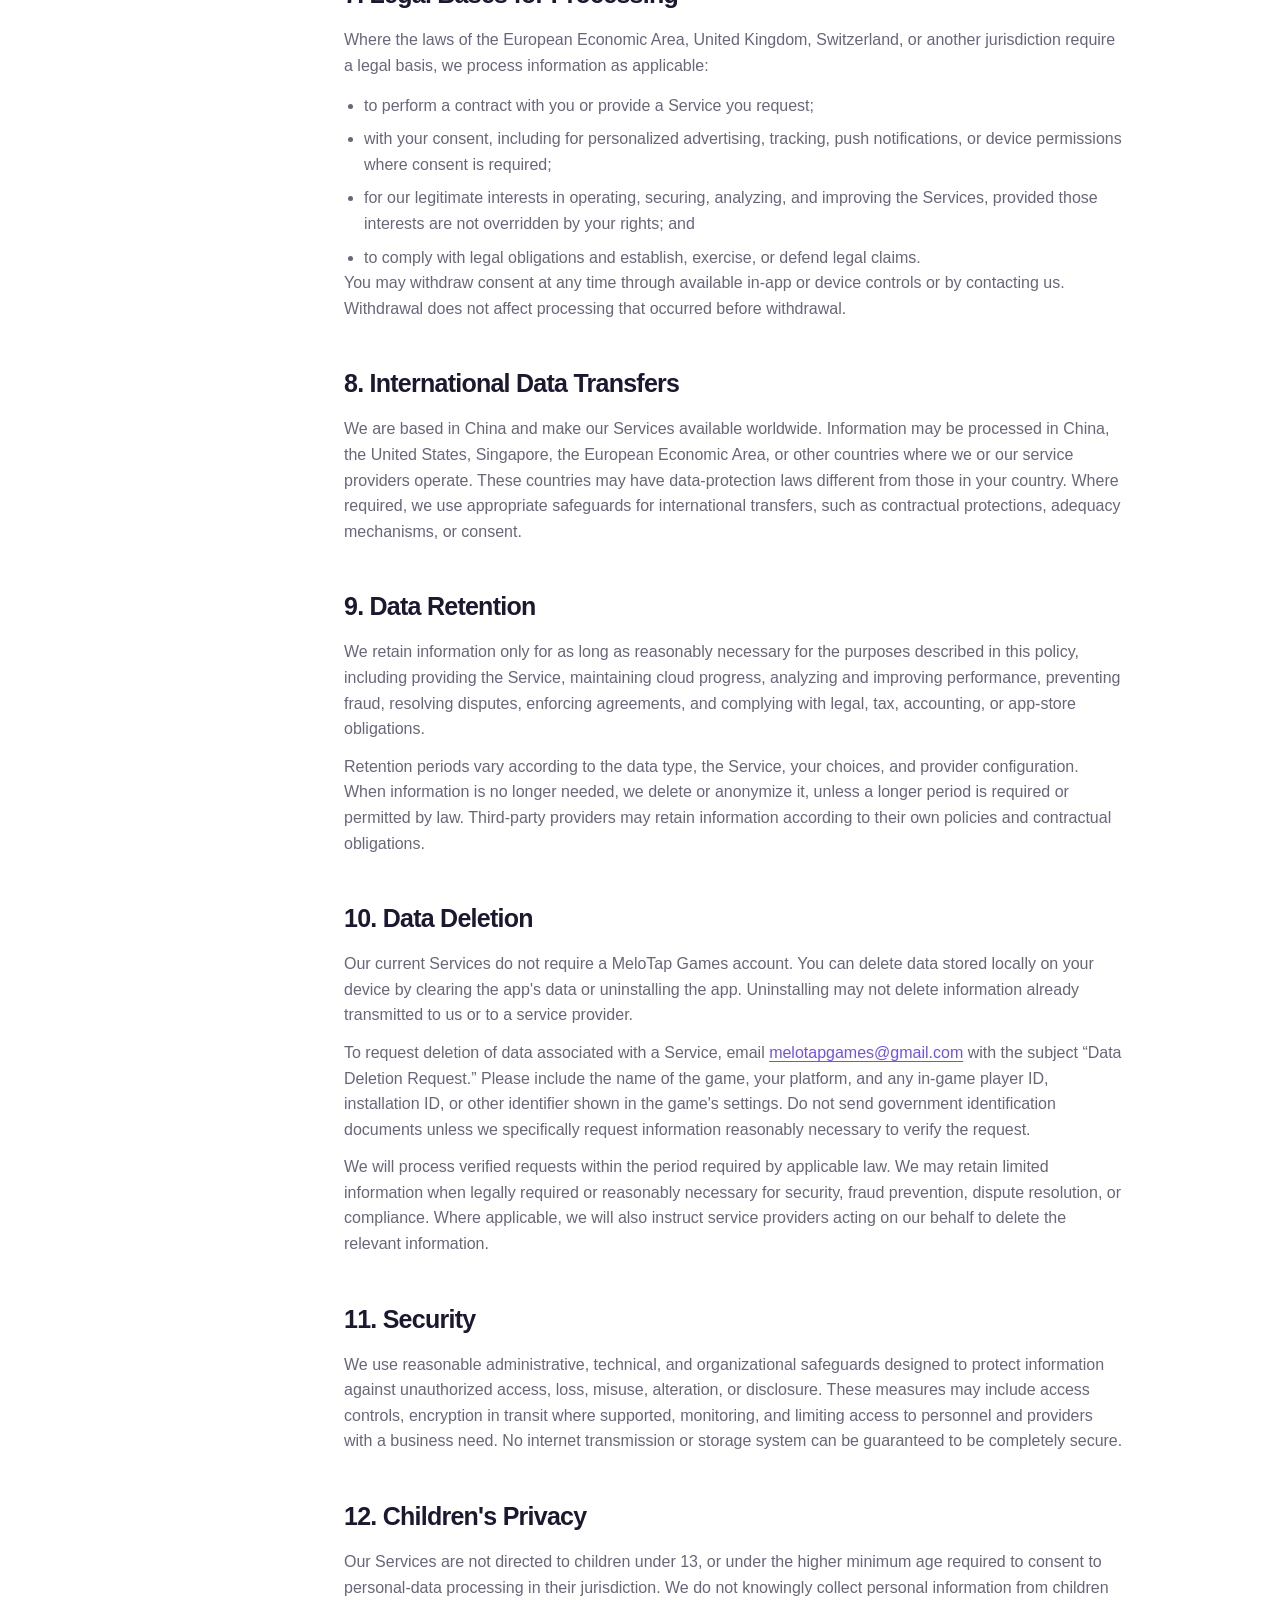
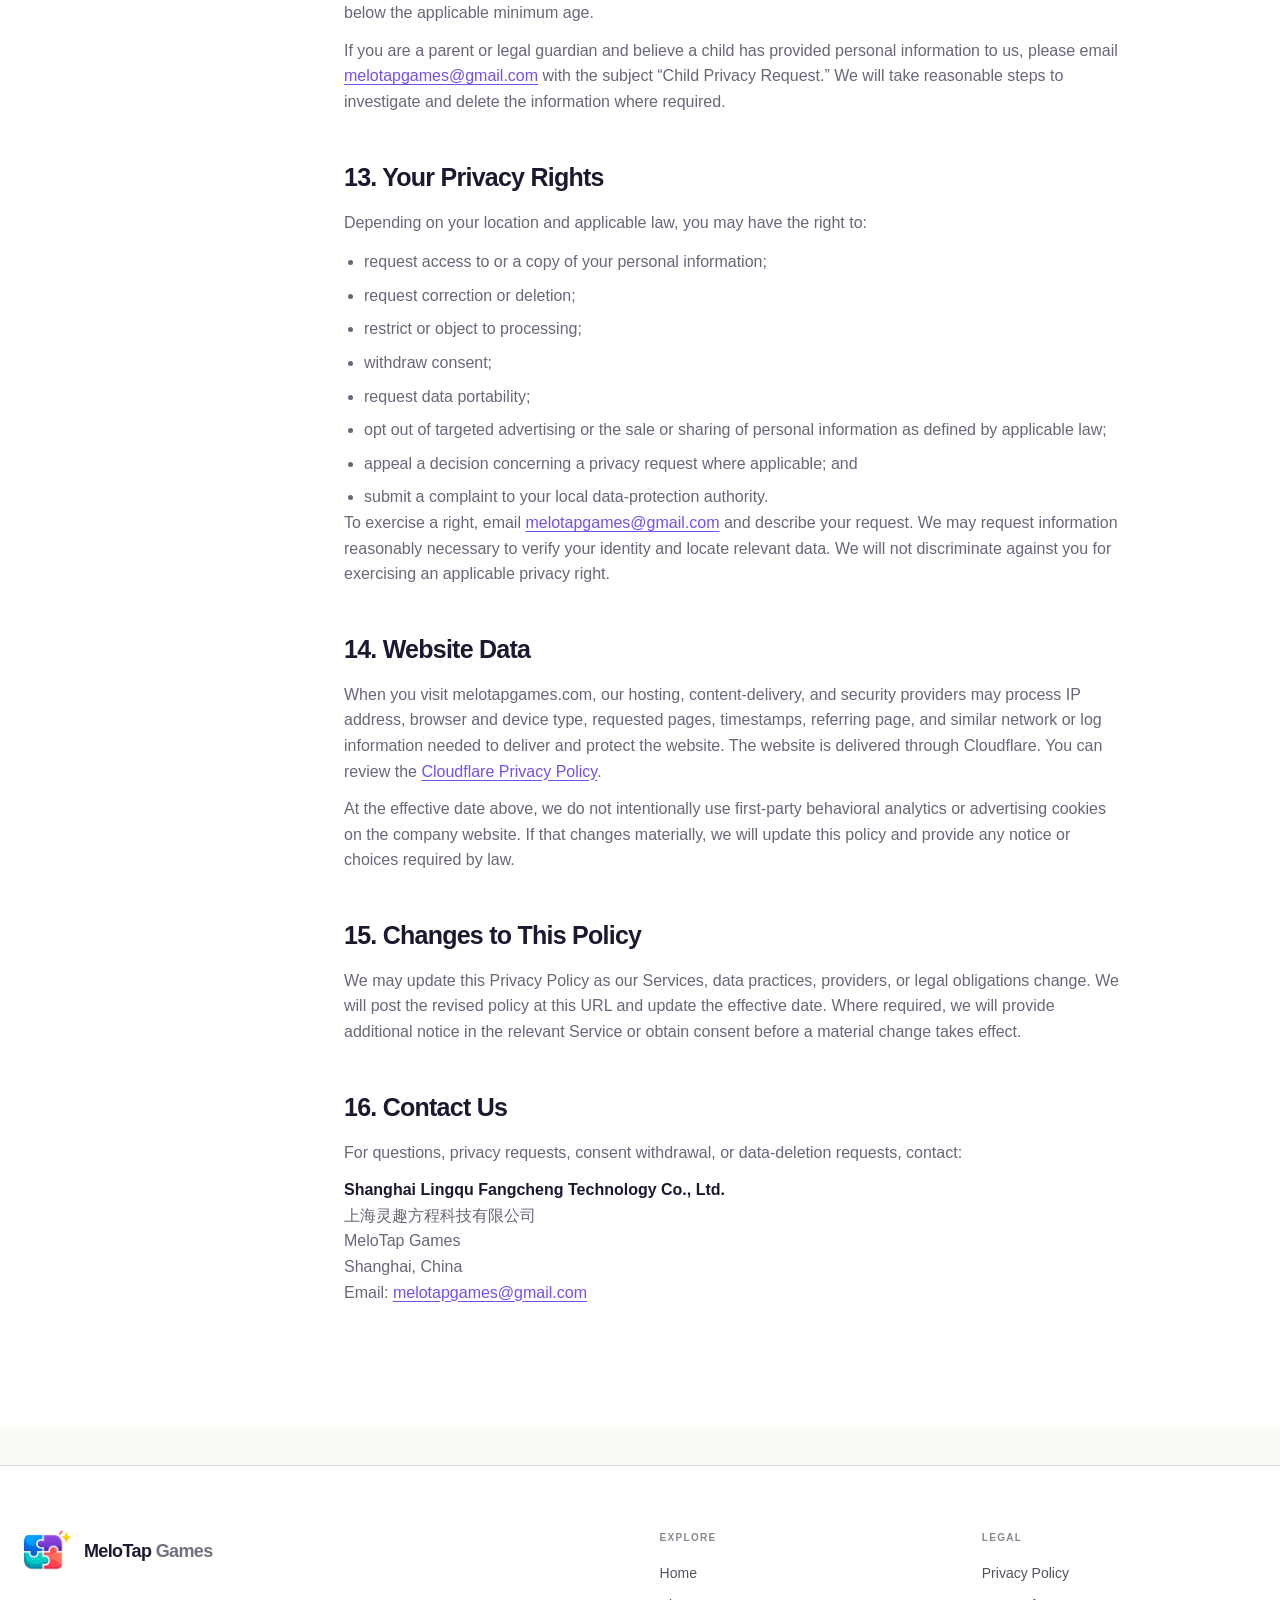
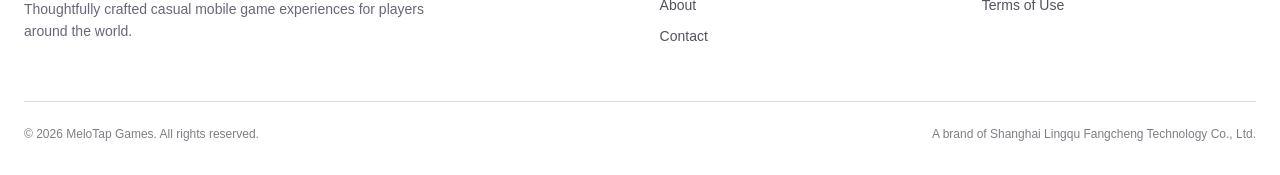
<file: privacy-policy.html>
<!doctype html>
<html lang="en">
<head>
  <meta charset="utf-8">
  <meta name="viewport" content="width=device-width, initial-scale=1">
  <title>Privacy Policy | MeloTap Games</title>
  <meta name="description" content="Privacy Policy for MeloTap Games mobile games, applications, websites, and related services operated by Shanghai Lingqu Fangcheng Technology Co., Ltd.">
  <link rel="canonical" href="https://melotapgames.com/privacy-policy.html">
  <link rel="icon" href="logo.png" type="image/png">
  <meta name="theme-color" content="#fbfaf7">
  <meta name="robots" content="index,follow">
  <link rel="stylesheet" href="style.css">
</head>
<body>
  <a class="skip-link" href="#main">Skip to content</a>
  <header class="site-header">
    <div class="container navbar">
      <a class="brand" href="index.html" aria-label="MeloTap Games home"><span class="brand-symbol"><img src="logo.png" alt=""></span><span class="brand-name">MeloTap <span>Games</span></span></a>
      <button class="menu-toggle" type="button" aria-expanded="false" aria-controls="site-navigation" aria-label="Toggle navigation"><span></span></button>
      <nav class="nav-links" id="site-navigation" aria-label="Primary navigation"><a href="index.html">Home</a><a href="about.html">About</a><a href="index.html#direction">Our direction</a><a href="contact.html">Contact</a><a class="nav-cta" href="about.html">Meet MeloTap</a></nav>
    </div>
  </header>

  <main id="main">
    <section class="page-hero">
      <div class="container"><div class="eyebrow">Legal</div><h1>Privacy Policy</h1><p>How MeloTap Games handles information in our mobile games, applications, websites, and related services.</p><div class="page-mark">Effective August 26, 2026</div></div>
    </section>

    <section class="section section-tint">
      <div class="container legal-layout">
        <aside class="legal-meta"><strong>Policy scope</strong>MeloTap Games services<br>Worldwide<a href="mailto:melotapgames@gmail.com">Privacy contact ↗</a></aside>
        <div class="legal-content">
          <p class="legal-summary">This Privacy Policy applies to mobile games, applications, websites, and related services provided under the MeloTap Games brand that link to this policy. Not every Service uses every feature or collects every category of information described below. The data practices of a particular Service depend on its platform, version, features, permissions, and third-party services.</p>

          <section id="introduction"><h2>1. Introduction</h2><p>Shanghai Lingqu Fangcheng Technology Co., Ltd. (上海灵趣方程科技有限公司), operating under the brand name MeloTap Games (collectively, “MeloTap Games,” “we,” “us,” or “our”), respects your privacy. This Privacy Policy explains what information we and our service providers may collect, how it is used and disclosed, how long it is retained, and the choices and rights available to you.</p><p>By using a Service, you acknowledge the practices described in this Privacy Policy. If you do not agree with this policy, please do not use the Service.</p></section>

          <section id="scope"><h2>2. Scope</h2><p>This policy applies when you:</p><ul><li>download, access, or play a MeloTap Games mobile game or application that links to this policy;</li><li>use online features such as cloud saves, leaderboards, achievements, in-app purchases, advertising, or push notifications when they are available;</li><li>visit melotapgames.com or another website operated by us that links to this policy; or</li><li>contact us regarding a Service or a privacy request.</li></ul><p>Core gameplay in some Services may be available offline. Advertising, analytics, cloud saves, leaderboards, purchases, notifications, attribution, updates, and other online features require an internet connection and may involve data transmission.</p></section>

          <section id="information-collected"><h2>3. Information We Collect</h2><p>Depending on the Service and how you use it, we or our service providers may collect the following categories of information.</p>
            <h3>3.1 Gameplay and Service Data</h3><ul><li>game progress, completed levels, scores, achievements, virtual items, settings, and feature usage;</li><li>cloud-save records, leaderboard entries, and an internal or platform-generated player identifier where those features are available;</li><li>session dates, session duration, interactions, and in-game events; and</li><li>push notification token and notification interaction data if notifications are enabled.</li></ul>
            <h3>3.2 Device, Technical, and Diagnostic Data</h3><ul><li>device model, device type, operating system and version, language, time zone, country or region, carrier, and network type;</li><li>app version, package or bundle identifier, installation information, and service configuration;</li><li>IP address and approximate location inferred from IP address or device settings;</li><li>device and app identifiers, which may include Android ID, IDFV, installation IDs, and similar identifiers;</li><li>advertising identifiers, such as GAID or IDFA, where available and permitted by your device settings and applicable law; and</li><li>crash logs, error reports, diagnostics, performance information, and technical events.</li></ul>
            <h3>3.3 Advertising, Analytics, and Attribution Data</h3><ul><li>advertisement requests, impressions, views, clicks, rewards, and interaction events;</li><li>app installs, re-installs, opens, campaign source, conversion events, and attribution information;</li><li>consent status and privacy preference signals; and</li><li>aggregated or pseudonymous analytics about how a Service is used.</li></ul>
            <h3>3.4 Purchase Information</h3><p>If you make an in-app purchase, we may receive an order or transaction identifier, product SKU, purchase time, purchase status, receipt validation result, and related transaction information from Google Play or the Apple App Store. We do not receive or store your full payment-card or bank-account details; those are processed by the applicable app store or payment provider.</p>
            <h3>3.5 Location Information</h3><p>A Service may request access to precise or approximate device location only if a location-based feature is offered. Location permission is requested through your device and is accessed only after you grant permission. You can withdraw permission through your device settings. If a particular Service does not request location permission, we do not collect precise device location through that Service. We may still infer a general country or region from an IP address for security, localization, analytics, or advertising.</p>
            <h3>3.6 Information You Provide</h3><p>If you contact us, we receive the email address and any game name, player or device identifier, message, attachment, or other information you choose to provide. Our current Services do not require a MeloTap Games account and do not intentionally collect a user's name, phone number, address, contacts, photos, microphone recordings, or camera content through normal gameplay.</p>
          </section>

          <section id="use-of-information"><h2>4. How We Use Information</h2><p>We may use information to:</p><ul><li>provide, operate, maintain, and improve our Services;</li><li>save and synchronize progress, operate leaderboards and achievements, and provide requested features;</li><li>process and validate in-app purchases and restore purchases;</li><li>deliver push notifications where enabled;</li><li>measure performance, understand usage, conduct analytics, and develop new features;</li><li>diagnose crashes, correct errors, and improve stability;</li><li>display, measure, personalize, and limit advertising in accordance with your choices and applicable law;</li><li>measure advertising campaigns, installations, and attribution;</li><li>detect fraud, abuse, security incidents, and violations of our terms;</li><li>respond to inquiries and privacy requests; and</li><li>comply with legal obligations and protect our rights, users, and Services.</li></ul></section>

          <section id="advertising"><h2>5. Advertising and Your Choices</h2><p>Some Services contain advertising. Subject to your consent, device settings, platform requirements, and applicable law, advertising may be personalized using advertising identifiers, approximate location, app activity, ad interactions, and information received by advertising partners. If personalized advertising is unavailable or you decline consent, you may still receive contextual or non-personalized advertising.</p><p>On iOS, a Service will request permission through Apple's App Tracking Transparency framework before accessing the IDFA or tracking you across apps and websites when such permission is required. On Android and iOS, you can limit advertising tracking, reset or delete an advertising identifier, and manage permissions through your device settings. Where a Service provides a Privacy or Consent Settings menu, you can also update advertising choices there.</p><p>We do not sell personal information for money. However, personalized advertising and the disclosure of identifiers and usage information to advertising partners may be considered “selling,” “sharing,” or targeted advertising under some U.S. state privacy laws. Where applicable, you may opt out using the Service's privacy settings, your device privacy controls, or by contacting us.</p></section>

          <section id="third-parties"><h2>6. Third-Party Services and Data Sharing</h2><p>We may disclose information to service providers and partners that help us operate, analyze, monetize, secure, distribute, and support our Services. Depending on the particular Service, these may include:</p><ul><li><strong>Google</strong>, including AdMob, Firebase Analytics, Firebase Crashlytics, Google Play services, Google Play Billing, and Firebase Cloud Messaging;</li><li><strong>AppLovin</strong>, including AppLovin MAX and advertising partners made available through its mediation platform;</li><li><strong>Unity</strong>, including Unity Ads and ironSource LevelPlay and advertising partners made available through those platforms;</li><li><strong>AppsFlyer</strong> for mobile measurement, attribution, analytics, and fraud prevention;</li><li><strong>Apple</strong>, including the App Store, in-app purchase services, Game Center, push-notification services, and platform privacy services where applicable; and</li><li>cloud hosting, content delivery, security, professional advisers, and other technical providers necessary to operate a Service.</li></ul><p>Advertising mediation platforms may select from multiple advertising networks. The specific providers active in a Service can vary by platform, region, version, consent status, and configuration. These third parties may process information under their own privacy policies and, in some cases, act as independent controllers of that information.</p><p>For more information, please review the relevant provider policies:</p><ul><li><a href="https://policies.google.com/privacy" rel="noopener noreferrer">Google Privacy Policy</a></li><li><a href="https://legal.applovin.com/privacy/" rel="noopener noreferrer">AppLovin Privacy Policy</a></li><li><a href="https://unity.com/legal/privacy-policy" rel="noopener noreferrer">Unity Privacy Policy</a></li><li><a href="https://www.appsflyer.com/legal/services-privacy-policy/" rel="noopener noreferrer">AppsFlyer Services Privacy Policy</a></li><li><a href="https://www.apple.com/legal/privacy/" rel="noopener noreferrer">Apple Privacy Policy</a></li></ul><p>We may also disclose information when required by law or valid legal process; to protect rights, safety, property, and security; to investigate fraud or abuse; with your direction or consent; or as part of a merger, acquisition, financing, restructuring, or transfer of assets. Any successor will be required to handle information consistently with this policy or provide appropriate notice.</p></section>

          <section id="legal-bases"><h2>7. Legal Bases for Processing</h2><p>Where the laws of the European Economic Area, United Kingdom, Switzerland, or another jurisdiction require a legal basis, we process information as applicable:</p><ul><li>to perform a contract with you or provide a Service you request;</li><li>with your consent, including for personalized advertising, tracking, push notifications, or device permissions where consent is required;</li><li>for our legitimate interests in operating, securing, analyzing, and improving the Services, provided those interests are not overridden by your rights; and</li><li>to comply with legal obligations and establish, exercise, or defend legal claims.</li></ul><p>You may withdraw consent at any time through available in-app or device controls or by contacting us. Withdrawal does not affect processing that occurred before withdrawal.</p></section>

          <section id="international-transfers"><h2>8. International Data Transfers</h2><p>We are based in China and make our Services available worldwide. Information may be processed in China, the United States, Singapore, the European Economic Area, or other countries where we or our service providers operate. These countries may have data-protection laws different from those in your country. Where required, we use appropriate safeguards for international transfers, such as contractual protections, adequacy mechanisms, or consent.</p></section>

          <section id="retention"><h2>9. Data Retention</h2><p>We retain information only for as long as reasonably necessary for the purposes described in this policy, including providing the Service, maintaining cloud progress, analyzing and improving performance, preventing fraud, resolving disputes, enforcing agreements, and complying with legal, tax, accounting, or app-store obligations.</p><p>Retention periods vary according to the data type, the Service, your choices, and provider configuration. When information is no longer needed, we delete or anonymize it, unless a longer period is required or permitted by law. Third-party providers may retain information according to their own policies and contractual obligations.</p></section>

          <section id="deletion"><h2>10. Data Deletion</h2><p>Our current Services do not require a MeloTap Games account. You can delete data stored locally on your device by clearing the app's data or uninstalling the app. Uninstalling may not delete information already transmitted to us or to a service provider.</p><p>To request deletion of data associated with a Service, email <a href="mailto:melotapgames@gmail.com">melotapgames@gmail.com</a> with the subject “Data Deletion Request.” Please include the name of the game, your platform, and any in-game player ID, installation ID, or other identifier shown in the game's settings. Do not send government identification documents unless we specifically request information reasonably necessary to verify the request.</p><p>We will process verified requests within the period required by applicable law. We may retain limited information when legally required or reasonably necessary for security, fraud prevention, dispute resolution, or compliance. Where applicable, we will also instruct service providers acting on our behalf to delete the relevant information.</p></section>

          <section id="security"><h2>11. Security</h2><p>We use reasonable administrative, technical, and organizational safeguards designed to protect information against unauthorized access, loss, misuse, alteration, or disclosure. These measures may include access controls, encryption in transit where supported, monitoring, and limiting access to personnel and providers with a business need. No internet transmission or storage system can be guaranteed to be completely secure.</p></section>

          <section id="children"><h2>12. Children's Privacy</h2><p>Our Services are not directed to children under 13, or under the higher minimum age required to consent to personal-data processing in their jurisdiction. We do not knowingly collect personal information from children below the applicable minimum age.</p><p>If you are a parent or legal guardian and believe a child has provided personal information to us, please email <a href="mailto:melotapgames@gmail.com">melotapgames@gmail.com</a> with the subject “Child Privacy Request.” We will take reasonable steps to investigate and delete the information where required.</p></section>

          <section id="rights"><h2>13. Your Privacy Rights</h2><p>Depending on your location and applicable law, you may have the right to:</p><ul><li>request access to or a copy of your personal information;</li><li>request correction or deletion;</li><li>restrict or object to processing;</li><li>withdraw consent;</li><li>request data portability;</li><li>opt out of targeted advertising or the sale or sharing of personal information as defined by applicable law;</li><li>appeal a decision concerning a privacy request where applicable; and</li><li>submit a complaint to your local data-protection authority.</li></ul><p>To exercise a right, email <a href="mailto:melotapgames@gmail.com">melotapgames@gmail.com</a> and describe your request. We may request information reasonably necessary to verify your identity and locate relevant data. We will not discriminate against you for exercising an applicable privacy right.</p></section>

          <section id="website"><h2>14. Website Data</h2><p>When you visit melotapgames.com, our hosting, content-delivery, and security providers may process IP address, browser and device type, requested pages, timestamps, referring page, and similar network or log information needed to deliver and protect the website. The website is delivered through Cloudflare. You can review the <a href="https://www.cloudflare.com/privacypolicy/" rel="noopener noreferrer">Cloudflare Privacy Policy</a>.</p><p>At the effective date above, we do not intentionally use first-party behavioral analytics or advertising cookies on the company website. If that changes materially, we will update this policy and provide any notice or choices required by law.</p></section>

          <section id="changes"><h2>15. Changes to This Policy</h2><p>We may update this Privacy Policy as our Services, data practices, providers, or legal obligations change. We will post the revised policy at this URL and update the effective date. Where required, we will provide additional notice in the relevant Service or obtain consent before a material change takes effect.</p></section>

          <section id="contact"><h2>16. Contact Us</h2><p>For questions, privacy requests, consent withdrawal, or data-deletion requests, contact:</p><p><strong>Shanghai Lingqu Fangcheng Technology Co., Ltd.</strong><br>上海灵趣方程科技有限公司<br>MeloTap Games<br>Shanghai, China<br>Email: <a href="mailto:melotapgames@gmail.com">melotapgames@gmail.com</a></p></section>
        </div>
      </div>
    </section>
  </main>

  <footer class="footer">
    <div class="container footer-main"><div class="footer-brand"><a class="brand" href="index.html"><span class="brand-symbol"><img src="logo.png" alt=""></span><span class="brand-name">MeloTap <span>Games</span></span></a><p>Thoughtfully crafted casual mobile game experiences for players around the world.</p></div><div><div class="footer-heading">Explore</div><div class="footer-links"><a href="index.html">Home</a><a href="about.html">About</a><a href="contact.html">Contact</a></div></div><div><div class="footer-heading">Legal</div><div class="footer-links"><a href="privacy-policy.html">Privacy Policy</a><a href="terms.html">Terms of Use</a></div></div></div>
    <div class="container footer-bottom"><span>© 2026 MeloTap Games. All rights reserved.</span><span class="footer-legal-name">A brand of Shanghai Lingqu Fangcheng Technology Co., Ltd.</span></div>
  </footer>
  <script src="main.js" defer></script>
</body>
</html>
</file>
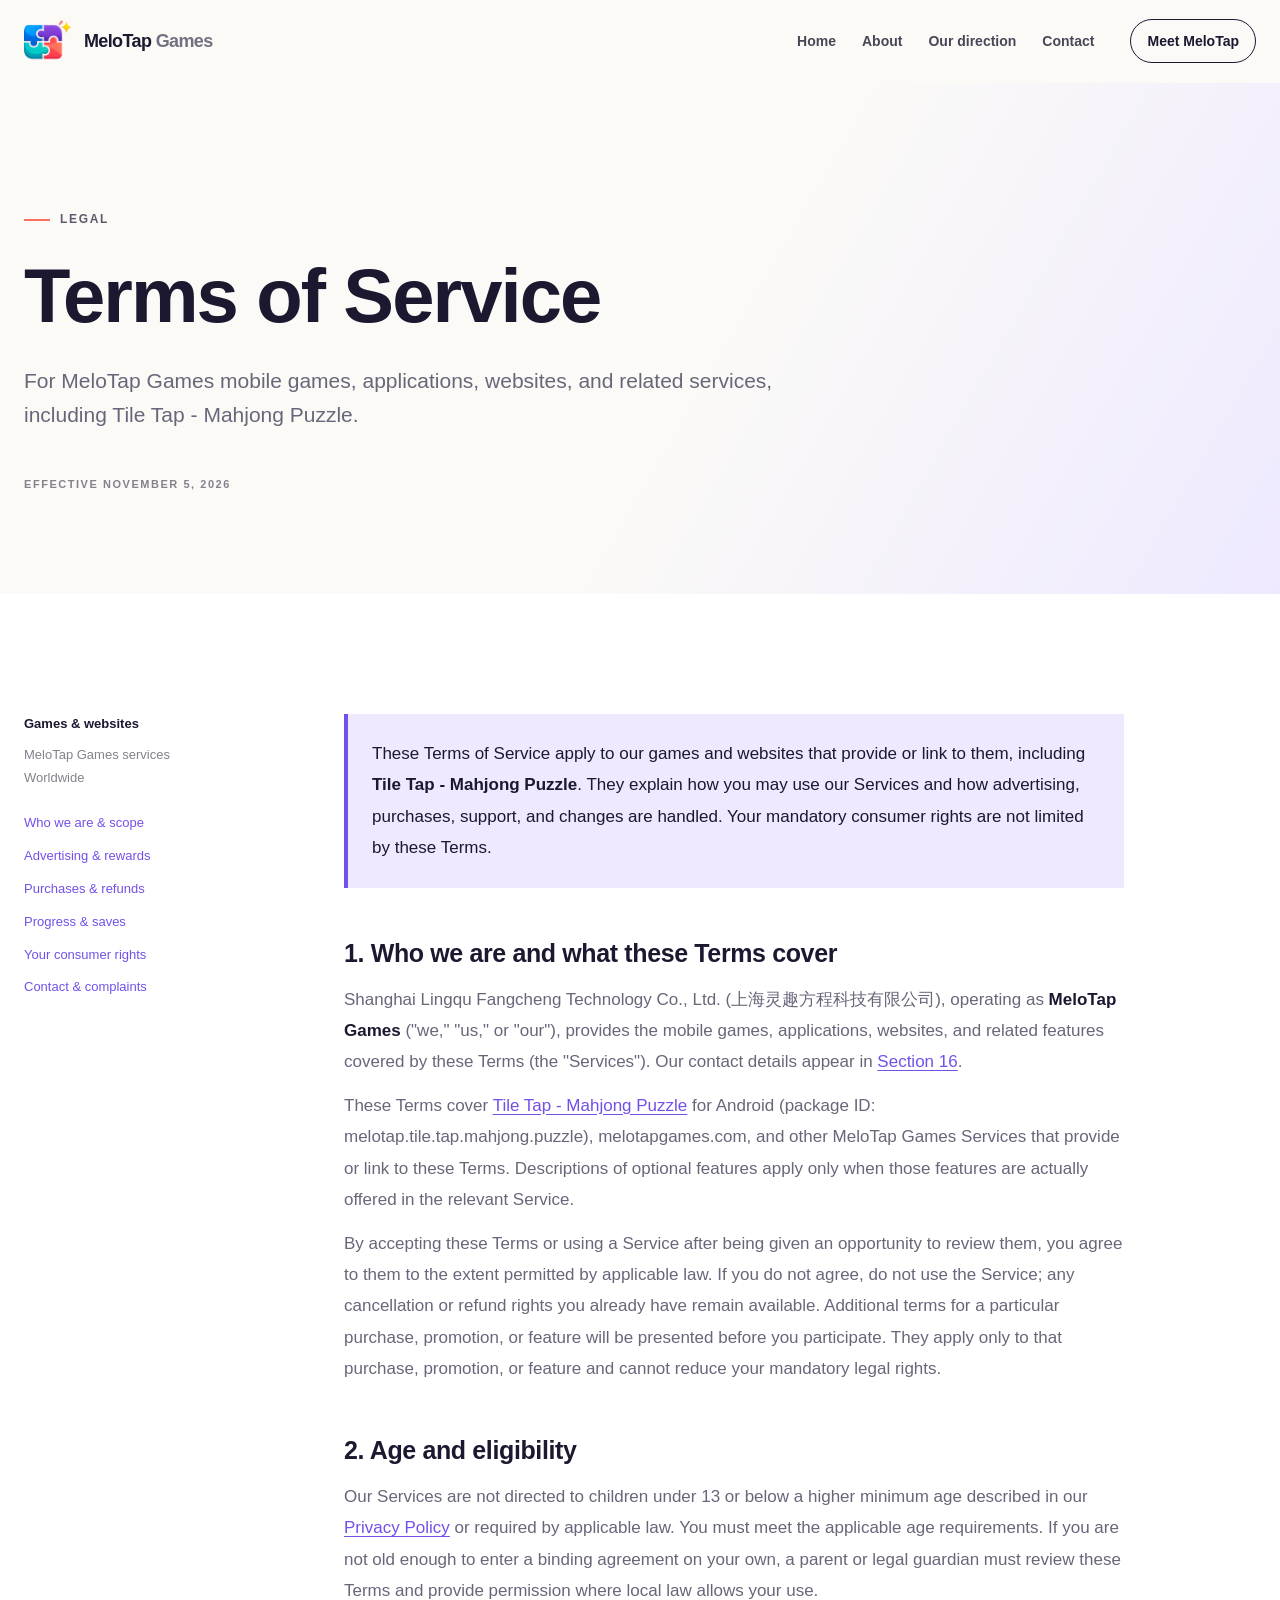
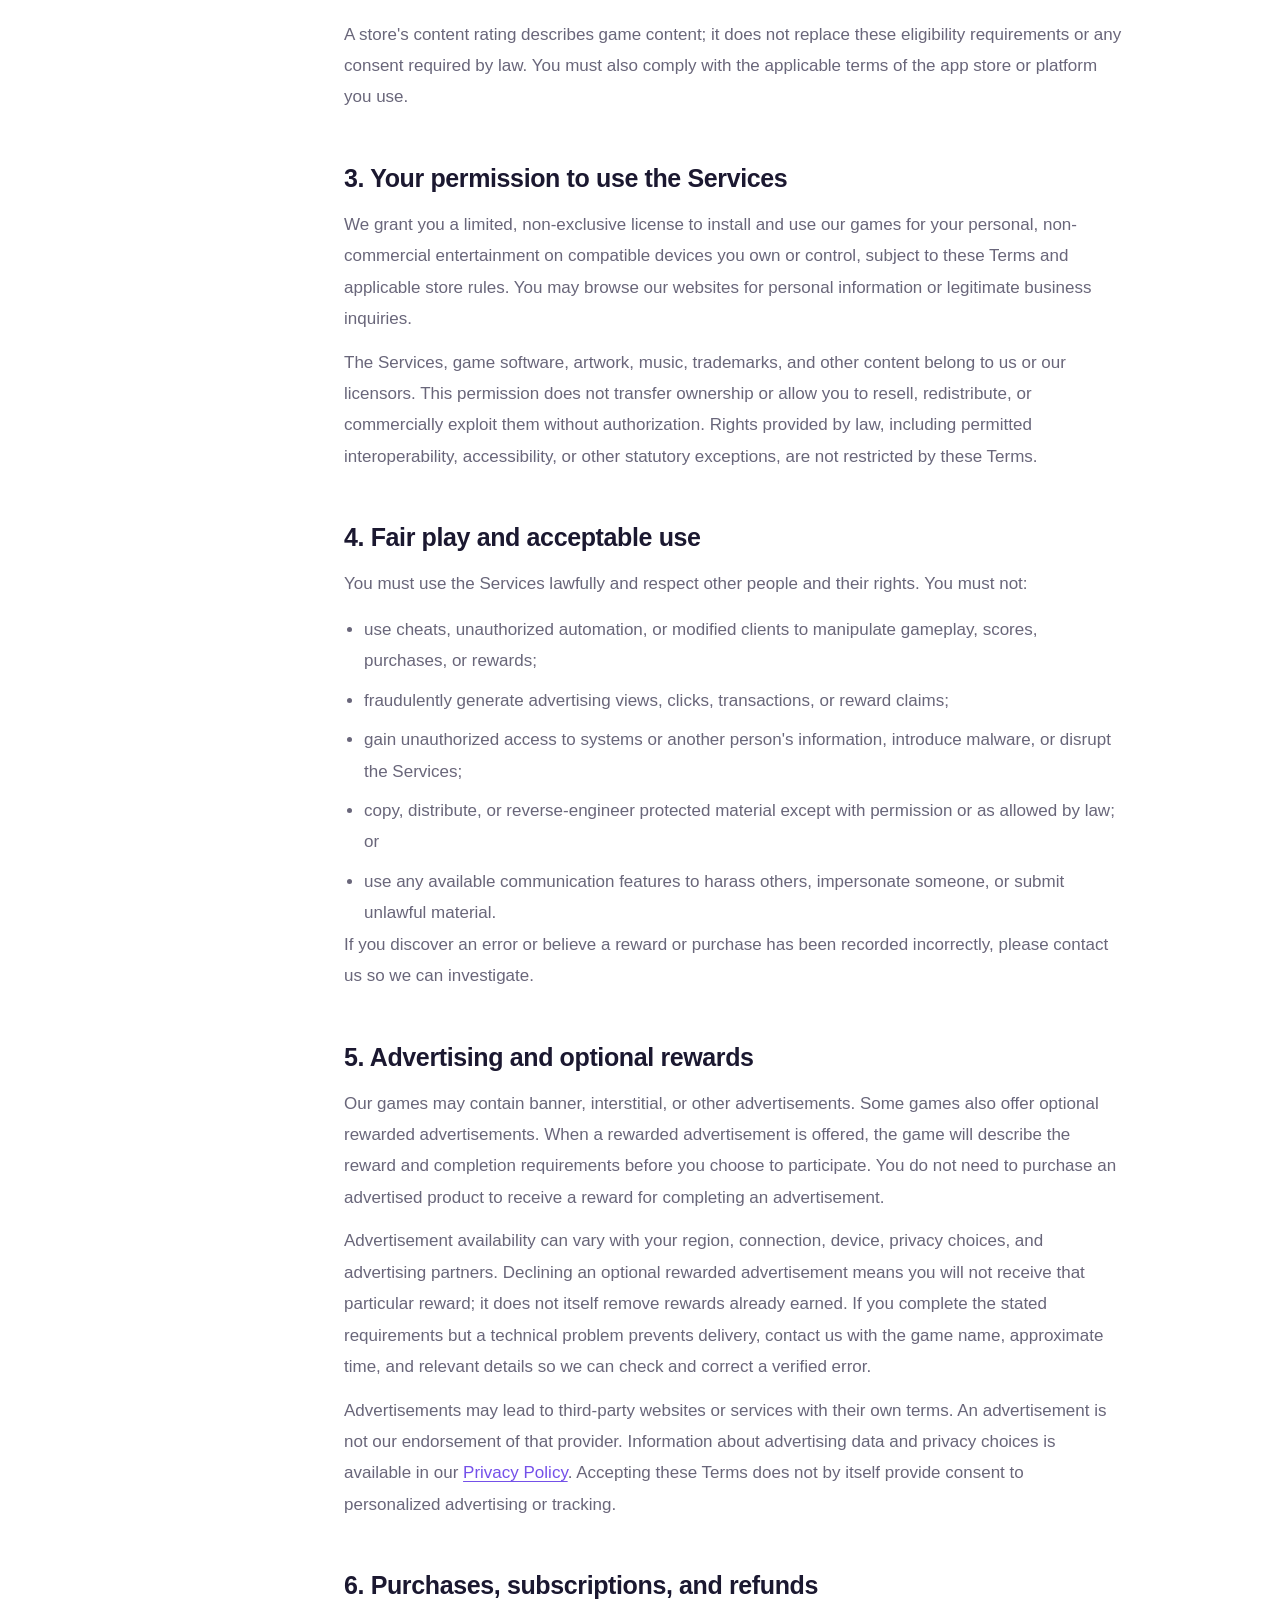
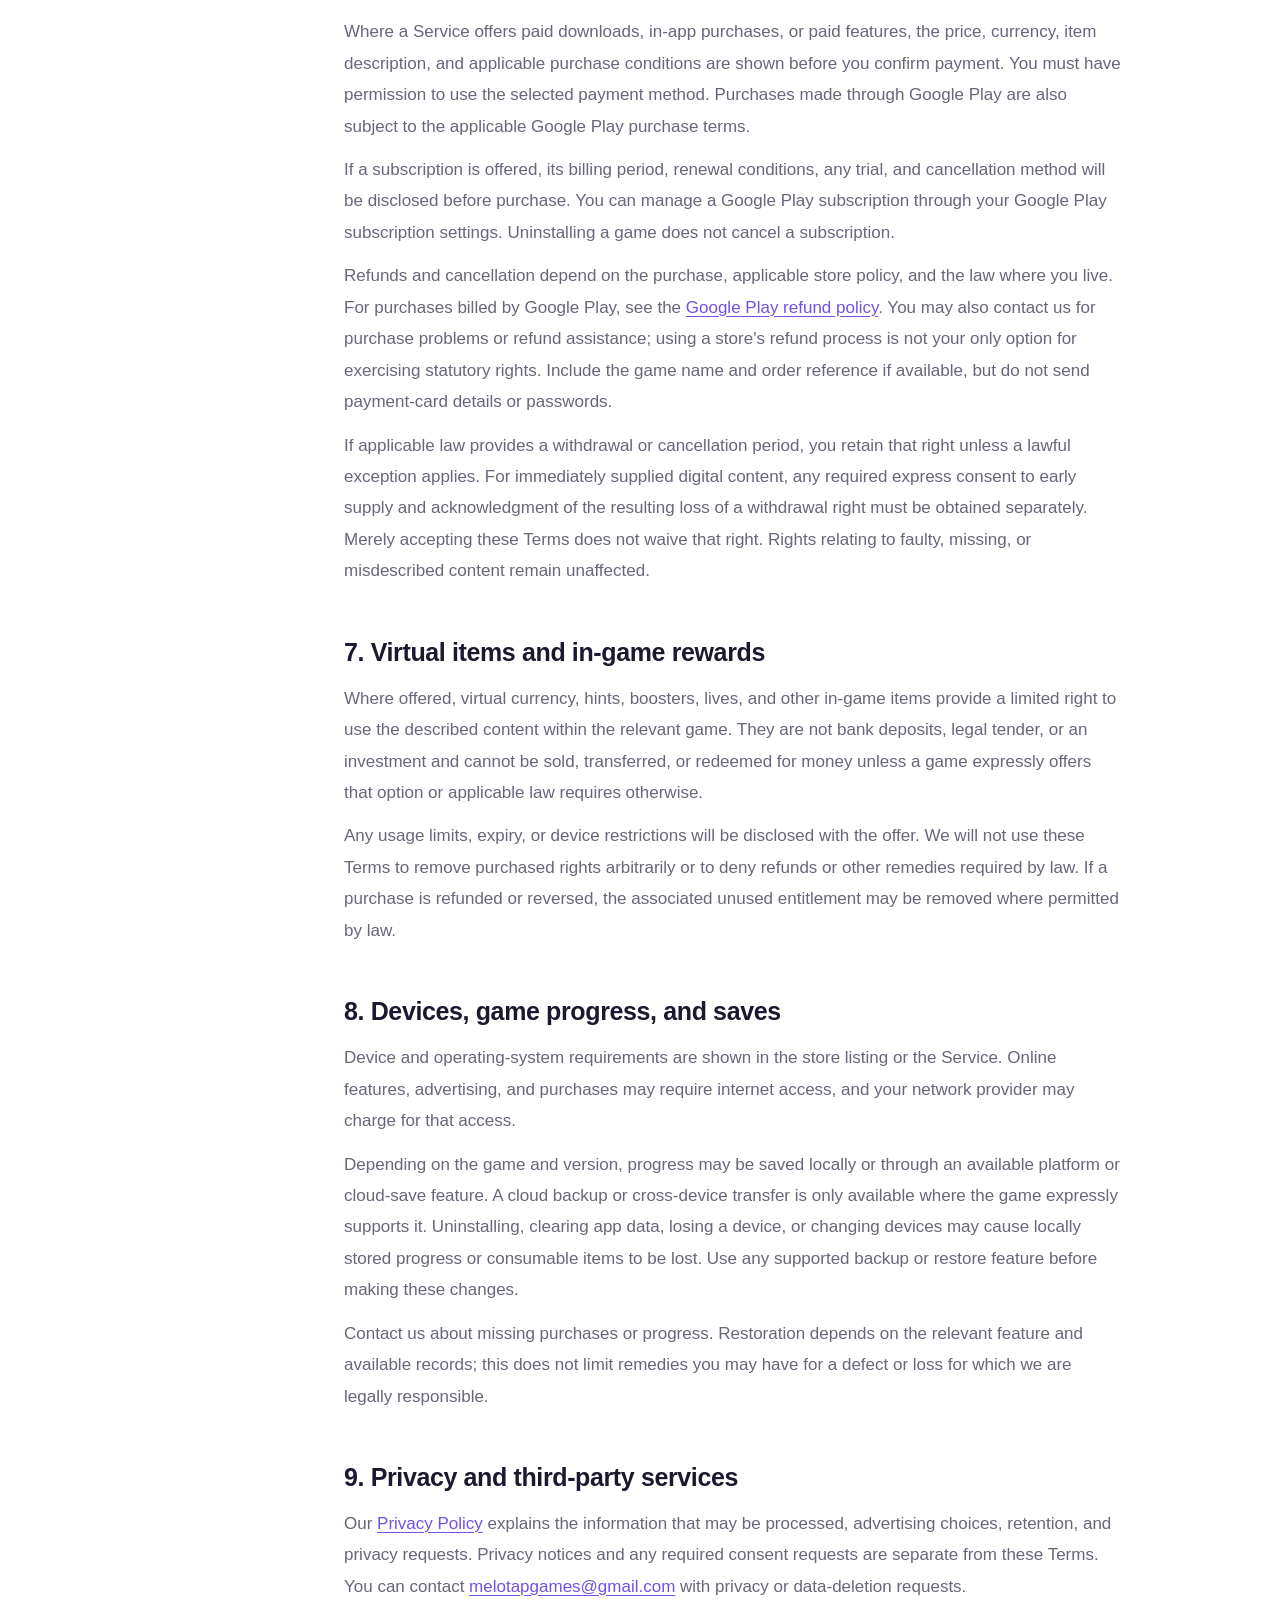
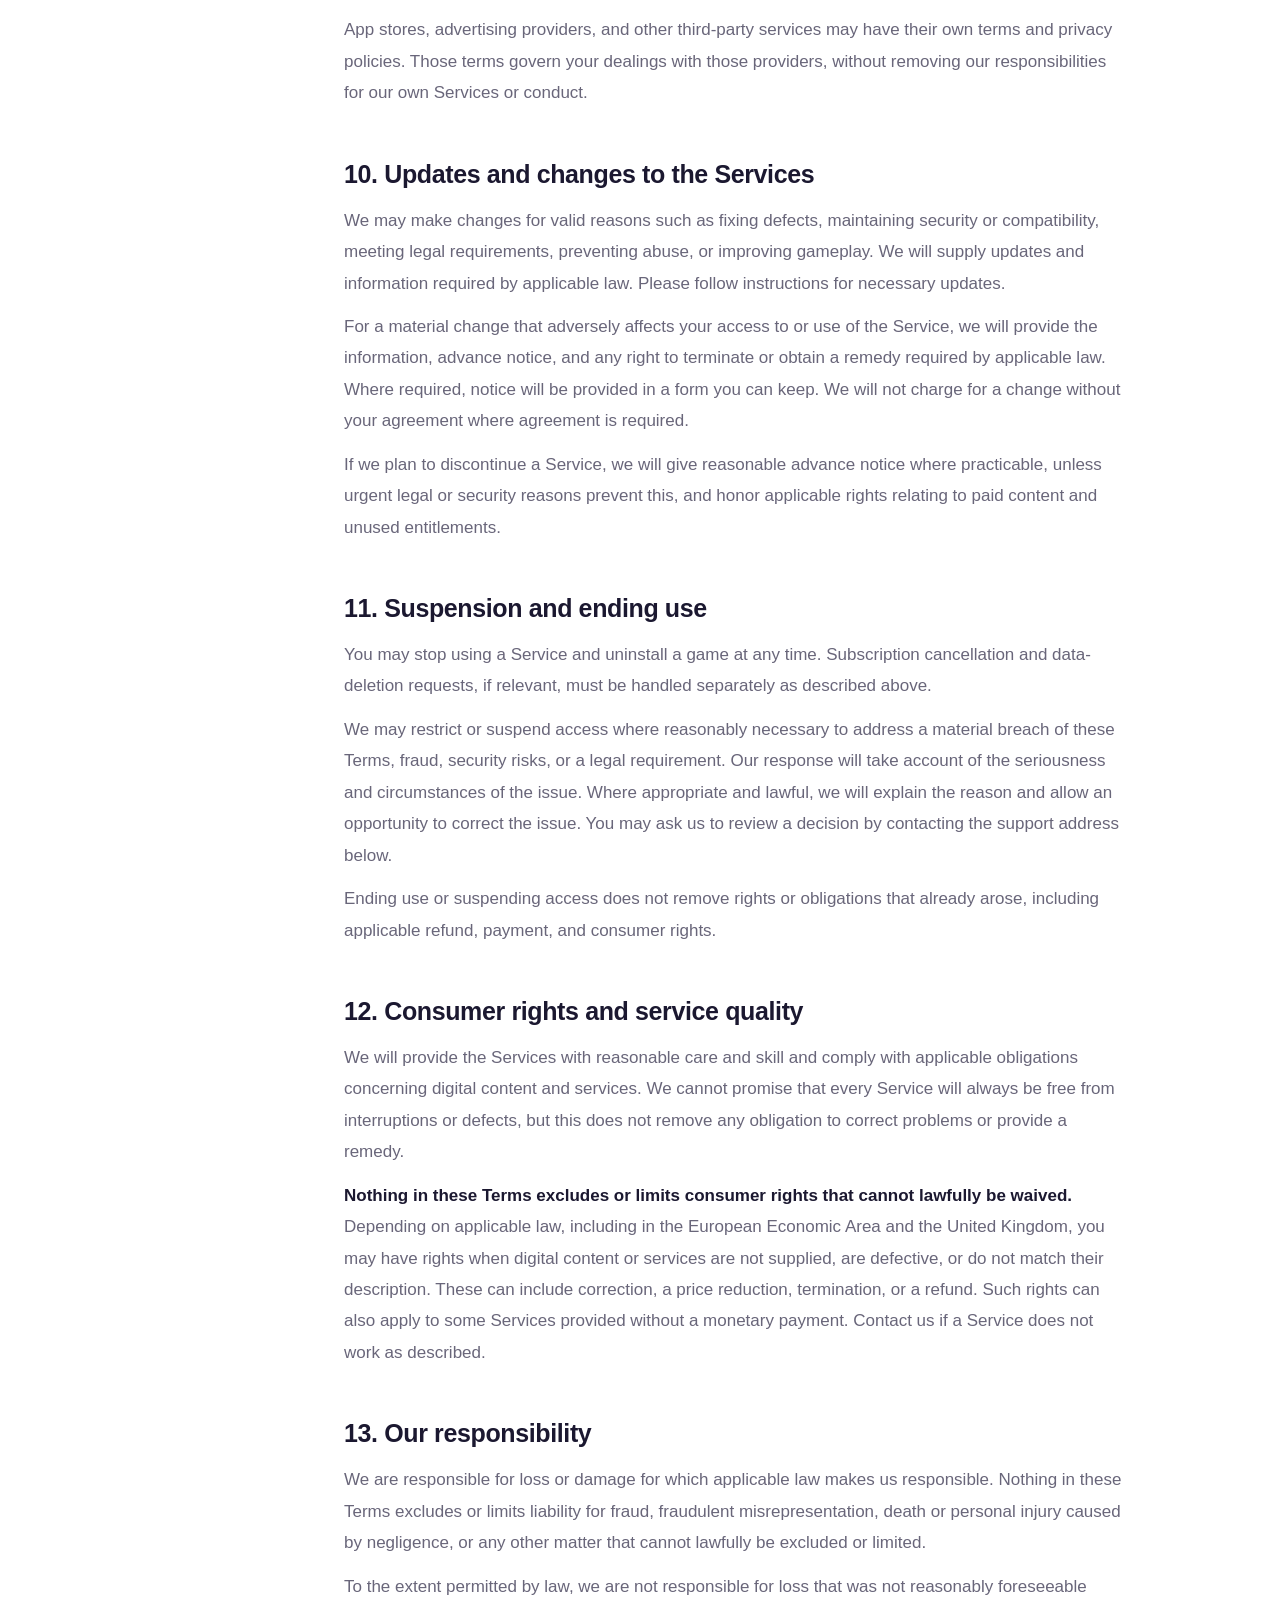
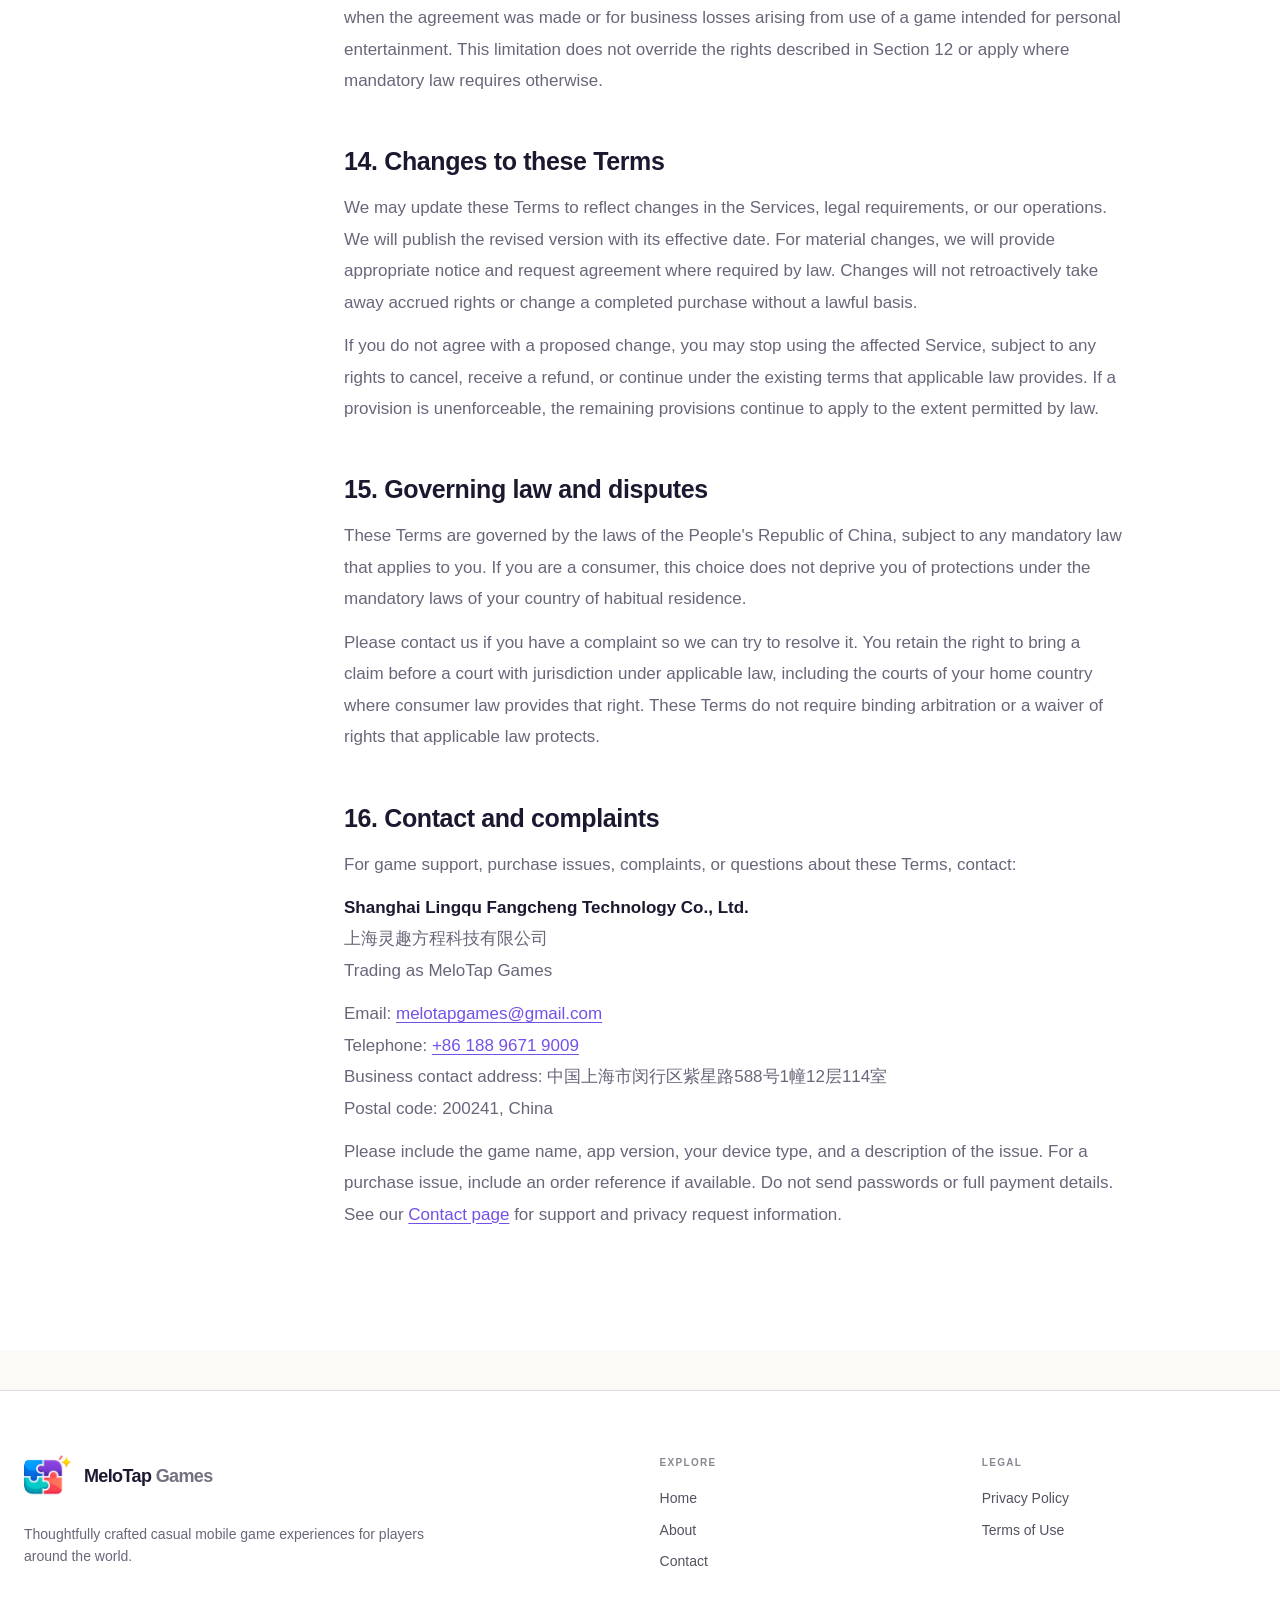
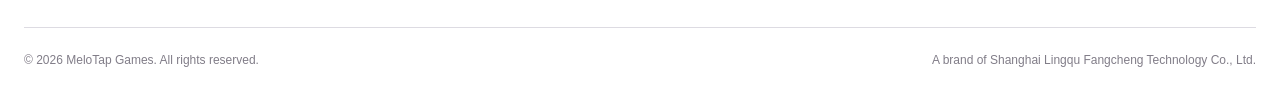
<file: terms.html>
<!doctype html>
<html lang="en">
<head>
  <meta charset="utf-8">
  <meta name="viewport" content="width=device-width, initial-scale=1">
  <title>Terms of Service | MeloTap Games</title>
  <meta name="description" content="Terms of Service for MeloTap Games mobile games, including Tile Tap - Mahjong Puzzle, and our websites. Includes advertising, purchases, refunds, and player support.">
  <link rel="canonical" href="https://melotapgames.com/terms.html">
  <link rel="icon" href="logo.png" type="image/png">
  <meta name="theme-color" content="#fbfaf7">
  <meta name="robots" content="index,follow">
  <link rel="stylesheet" href="style.css">
</head>
<body class="service-terms">
  <a class="skip-link" href="#main">Skip to content</a>
  <header class="site-header">
    <div class="container navbar">
      <a class="brand" href="index.html" aria-label="MeloTap Games home"><span class="brand-symbol"><img src="logo.png" alt=""></span><span class="brand-name">MeloTap <span>Games</span></span></a>
      <button class="menu-toggle" type="button" aria-expanded="false" aria-controls="site-navigation" aria-label="Toggle navigation"><span></span></button>
      <nav class="nav-links" id="site-navigation" aria-label="Primary navigation"><a href="index.html">Home</a><a href="about.html">About</a><a href="index.html#direction">Our direction</a><a href="contact.html">Contact</a><a class="nav-cta" href="about.html">Meet MeloTap</a></nav>
    </div>
  </header>

  <main id="main">
    <section class="page-hero">
      <div class="container"><div class="eyebrow">Legal</div><h1>Terms of Service</h1><p>For MeloTap Games mobile games, applications, websites, and related services, including Tile Tap - Mahjong Puzzle.</p><div class="page-mark">Effective November 5, 2026</div></div>
    </section>

    <section class="section section-tint">
      <div class="container legal-layout">
        <aside class="legal-meta">
          <strong>Games &amp; websites</strong>
          <p>MeloTap Games services<br>Worldwide</p>
          <nav class="terms-toc" aria-label="On this page">
            <a href="#scope">Who we are &amp; scope</a>
            <a href="#advertising">Advertising &amp; rewards</a>
            <a href="#purchases">Purchases &amp; refunds</a>
            <a href="#progress">Progress &amp; saves</a>
            <a href="#consumer-rights">Your consumer rights</a>
            <a href="#contact">Contact &amp; complaints</a>
          </nav>
        </aside>
        <div class="legal-content">
          <p class="legal-summary">These Terms of Service apply to our games and websites that provide or link to them, including <strong>Tile Tap - Mahjong Puzzle</strong>. They explain how you may use our Services and how advertising, purchases, support, and changes are handled. Your mandatory consumer rights are not limited by these Terms.</p>

          <section id="scope">
            <h2>1. Who we are and what these Terms cover</h2>
            <p>Shanghai Lingqu Fangcheng Technology Co., Ltd. (<span lang="zh-CN">上海灵趣方程科技有限公司</span>), operating as <strong>MeloTap Games</strong> ("we," "us," or "our"), provides the mobile games, applications, websites, and related features covered by these Terms (the "Services"). Our contact details appear in <a href="#contact">Section 16</a>.</p>
            <p>These Terms cover <a href="https://play.google.com/store/apps/details?id=melotap.tile.tap.mahjong.puzzle" rel="noopener noreferrer">Tile Tap - Mahjong Puzzle</a> for Android (package ID: <span class="legal-package">melotap.tile.tap.mahjong.puzzle</span>), melotapgames.com, and other MeloTap Games Services that provide or link to these Terms. Descriptions of optional features apply only when those features are actually offered in the relevant Service.</p>
            <p>By accepting these Terms or using a Service after being given an opportunity to review them, you agree to them to the extent permitted by applicable law. If you do not agree, do not use the Service; any cancellation or refund rights you already have remain available. Additional terms for a particular purchase, promotion, or feature will be presented before you participate. They apply only to that purchase, promotion, or feature and cannot reduce your mandatory legal rights.</p>
          </section>

          <section id="eligibility">
            <h2>2. Age and eligibility</h2>
            <p>Our Services are not directed to children under 13 or below a higher minimum age described in our <a href="privacy-policy.html#children">Privacy Policy</a> or required by applicable law. You must meet the applicable age requirements. If you are not old enough to enter a binding agreement on your own, a parent or legal guardian must review these Terms and provide permission where local law allows your use.</p>
            <p>A store's content rating describes game content; it does not replace these eligibility requirements or any consent required by law. You must also comply with the applicable terms of the app store or platform you use.</p>
          </section>

          <section id="license">
            <h2>3. Your permission to use the Services</h2>
            <p>We grant you a limited, non-exclusive license to install and use our games for your personal, non-commercial entertainment on compatible devices you own or control, subject to these Terms and applicable store rules. You may browse our websites for personal information or legitimate business inquiries.</p>
            <p>The Services, game software, artwork, music, trademarks, and other content belong to us or our licensors. This permission does not transfer ownership or allow you to resell, redistribute, or commercially exploit them without authorization. Rights provided by law, including permitted interoperability, accessibility, or other statutory exceptions, are not restricted by these Terms.</p>
          </section>

          <section id="conduct">
            <h2>4. Fair play and acceptable use</h2>
            <p>You must use the Services lawfully and respect other people and their rights. You must not:</p>
            <ul>
              <li>use cheats, unauthorized automation, or modified clients to manipulate gameplay, scores, purchases, or rewards;</li>
              <li>fraudulently generate advertising views, clicks, transactions, or reward claims;</li>
              <li>gain unauthorized access to systems or another person's information, introduce malware, or disrupt the Services;</li>
              <li>copy, distribute, or reverse-engineer protected material except with permission or as allowed by law; or</li>
              <li>use any available communication features to harass others, impersonate someone, or submit unlawful material.</li>
            </ul>
            <p>If you discover an error or believe a reward or purchase has been recorded incorrectly, please contact us so we can investigate.</p>
          </section>

          <section id="advertising">
            <h2>5. Advertising and optional rewards</h2>
            <p>Our games may contain banner, interstitial, or other advertisements. Some games also offer optional rewarded advertisements. When a rewarded advertisement is offered, the game will describe the reward and completion requirements before you choose to participate. You do not need to purchase an advertised product to receive a reward for completing an advertisement.</p>
            <p>Advertisement availability can vary with your region, connection, device, privacy choices, and advertising partners. Declining an optional rewarded advertisement means you will not receive that particular reward; it does not itself remove rewards already earned. If you complete the stated requirements but a technical problem prevents delivery, contact us with the game name, approximate time, and relevant details so we can check and correct a verified error.</p>
            <p>Advertisements may lead to third-party websites or services with their own terms. An advertisement is not our endorsement of that provider. Information about advertising data and privacy choices is available in our <a href="privacy-policy.html#advertising">Privacy Policy</a>. Accepting these Terms does not by itself provide consent to personalized advertising or tracking.</p>
          </section>

          <section id="purchases">
            <h2>6. Purchases, subscriptions, and refunds</h2>
            <p>Where a Service offers paid downloads, in-app purchases, or paid features, the price, currency, item description, and applicable purchase conditions are shown before you confirm payment. You must have permission to use the selected payment method. Purchases made through Google Play are also subject to the applicable Google Play purchase terms.</p>
            <p>If a subscription is offered, its billing period, renewal conditions, any trial, and cancellation method will be disclosed before purchase. You can manage a Google Play subscription through your Google Play subscription settings. Uninstalling a game does not cancel a subscription.</p>
            <p>Refunds and cancellation depend on the purchase, applicable store policy, and the law where you live. For purchases billed by Google Play, see the <a href="https://support.google.com/googleplay/answer/2479637?hl=en" rel="noopener noreferrer">Google Play refund policy</a>. You may also contact us for purchase problems or refund assistance; using a store's refund process is not your only option for exercising statutory rights. Include the game name and order reference if available, but do not send payment-card details or passwords.</p>
            <p>If applicable law provides a withdrawal or cancellation period, you retain that right unless a lawful exception applies. For immediately supplied digital content, any required express consent to early supply and acknowledgment of the resulting loss of a withdrawal right must be obtained separately. Merely accepting these Terms does not waive that right. Rights relating to faulty, missing, or misdescribed content remain unaffected.</p>
          </section>

          <section id="virtual-items">
            <h2>7. Virtual items and in-game rewards</h2>
            <p>Where offered, virtual currency, hints, boosters, lives, and other in-game items provide a limited right to use the described content within the relevant game. They are not bank deposits, legal tender, or an investment and cannot be sold, transferred, or redeemed for money unless a game expressly offers that option or applicable law requires otherwise.</p>
            <p>Any usage limits, expiry, or device restrictions will be disclosed with the offer. We will not use these Terms to remove purchased rights arbitrarily or to deny refunds or other remedies required by law. If a purchase is refunded or reversed, the associated unused entitlement may be removed where permitted by law.</p>
          </section>

          <section id="progress">
            <h2>8. Devices, game progress, and saves</h2>
            <p>Device and operating-system requirements are shown in the store listing or the Service. Online features, advertising, and purchases may require internet access, and your network provider may charge for that access.</p>
            <p>Depending on the game and version, progress may be saved locally or through an available platform or cloud-save feature. A cloud backup or cross-device transfer is only available where the game expressly supports it. Uninstalling, clearing app data, losing a device, or changing devices may cause locally stored progress or consumable items to be lost. Use any supported backup or restore feature before making these changes.</p>
            <p>Contact us about missing purchases or progress. Restoration depends on the relevant feature and available records; this does not limit remedies you may have for a defect or loss for which we are legally responsible.</p>
          </section>

          <section id="privacy">
            <h2>9. Privacy and third-party services</h2>
            <p>Our <a href="privacy-policy.html">Privacy Policy</a> explains the information that may be processed, advertising choices, retention, and privacy requests. Privacy notices and any required consent requests are separate from these Terms. You can contact <a href="mailto:melotapgames@gmail.com">melotapgames@gmail.com</a> with privacy or data-deletion requests.</p>
            <p>App stores, advertising providers, and other third-party services may have their own terms and privacy policies. Those terms govern your dealings with those providers, without removing our responsibilities for our own Services or conduct.</p>
          </section>

          <section id="service-changes">
            <h2>10. Updates and changes to the Services</h2>
            <p>We may make changes for valid reasons such as fixing defects, maintaining security or compatibility, meeting legal requirements, preventing abuse, or improving gameplay. We will supply updates and information required by applicable law. Please follow instructions for necessary updates.</p>
            <p>For a material change that adversely affects your access to or use of the Service, we will provide the information, advance notice, and any right to terminate or obtain a remedy required by applicable law. Where required, notice will be provided in a form you can keep. We will not charge for a change without your agreement where agreement is required.</p>
            <p>If we plan to discontinue a Service, we will give reasonable advance notice where practicable, unless urgent legal or security reasons prevent this, and honor applicable rights relating to paid content and unused entitlements.</p>
          </section>

          <section id="suspension">
            <h2>11. Suspension and ending use</h2>
            <p>You may stop using a Service and uninstall a game at any time. Subscription cancellation and data-deletion requests, if relevant, must be handled separately as described above.</p>
            <p>We may restrict or suspend access where reasonably necessary to address a material breach of these Terms, fraud, security risks, or a legal requirement. Our response will take account of the seriousness and circumstances of the issue. Where appropriate and lawful, we will explain the reason and allow an opportunity to correct the issue. You may ask us to review a decision by contacting the support address below.</p>
            <p>Ending use or suspending access does not remove rights or obligations that already arose, including applicable refund, payment, and consumer rights.</p>
          </section>

          <section id="consumer-rights">
            <h2>12. Consumer rights and service quality</h2>
            <p>We will provide the Services with reasonable care and skill and comply with applicable obligations concerning digital content and services. We cannot promise that every Service will always be free from interruptions or defects, but this does not remove any obligation to correct problems or provide a remedy.</p>
            <p><strong>Nothing in these Terms excludes or limits consumer rights that cannot lawfully be waived.</strong> Depending on applicable law, including in the European Economic Area and the United Kingdom, you may have rights when digital content or services are not supplied, are defective, or do not match their description. These can include correction, a price reduction, termination, or a refund. Such rights can also apply to some Services provided without a monetary payment. Contact us if a Service does not work as described.</p>
          </section>

          <section id="liability">
            <h2>13. Our responsibility</h2>
            <p>We are responsible for loss or damage for which applicable law makes us responsible. Nothing in these Terms excludes or limits liability for fraud, fraudulent misrepresentation, death or personal injury caused by negligence, or any other matter that cannot lawfully be excluded or limited.</p>
            <p>To the extent permitted by law, we are not responsible for loss that was not reasonably foreseeable when the agreement was made or for business losses arising from use of a game intended for personal entertainment. This limitation does not override the rights described in Section 12 or apply where mandatory law requires otherwise.</p>
          </section>

          <section id="terms-changes">
            <h2>14. Changes to these Terms</h2>
            <p>We may update these Terms to reflect changes in the Services, legal requirements, or our operations. We will publish the revised version with its effective date. For material changes, we will provide appropriate notice and request agreement where required by law. Changes will not retroactively take away accrued rights or change a completed purchase without a lawful basis.</p>
            <p>If you do not agree with a proposed change, you may stop using the affected Service, subject to any rights to cancel, receive a refund, or continue under the existing terms that applicable law provides. If a provision is unenforceable, the remaining provisions continue to apply to the extent permitted by law.</p>
          </section>

          <section id="law">
            <h2>15. Governing law and disputes</h2>
            <p>These Terms are governed by the laws of the People's Republic of China, subject to any mandatory law that applies to you. If you are a consumer, this choice does not deprive you of protections under the mandatory laws of your country of habitual residence.</p>
            <p>Please contact us if you have a complaint so we can try to resolve it. You retain the right to bring a claim before a court with jurisdiction under applicable law, including the courts of your home country where consumer law provides that right. These Terms do not require binding arbitration or a waiver of rights that applicable law protects.</p>
          </section>

          <section id="contact">
            <h2>16. Contact and complaints</h2>
            <p>For game support, purchase issues, complaints, or questions about these Terms, contact:</p>
            <p><strong>Shanghai Lingqu Fangcheng Technology Co., Ltd.</strong><br><span lang="zh-CN">上海灵趣方程科技有限公司</span><br>Trading as MeloTap Games</p>
            <p>Email: <a href="mailto:melotapgames@gmail.com">melotapgames@gmail.com</a><br>Telephone: <a href="tel:+8618896719009">+86 188 9671 9009</a><br>Business contact address: <span lang="zh-CN">中国上海市闵行区紫星路588号1幢12层114室</span><br>Postal code: 200241, China</p>
            <p>Please include the game name, app version, your device type, and a description of the issue. For a purchase issue, include an order reference if available. Do not send passwords or full payment details. See our <a href="contact.html#player-support">Contact page</a> for support and privacy request information.</p>
          </section>
        </div>
      </div>
    </section>
  </main>

  <footer class="footer">
    <div class="container footer-main"><div class="footer-brand"><a class="brand" href="index.html"><span class="brand-symbol"><img src="logo.png" alt=""></span><span class="brand-name">MeloTap <span>Games</span></span></a><p>Thoughtfully crafted casual mobile game experiences for players around the world.</p></div><div><div class="footer-heading">Explore</div><div class="footer-links"><a href="index.html">Home</a><a href="about.html">About</a><a href="contact.html">Contact</a></div></div><div><div class="footer-heading">Legal</div><div class="footer-links"><a href="privacy-policy.html">Privacy Policy</a><a href="terms.html">Terms of Use</a></div></div></div>
    <div class="container footer-bottom"><span>© 2026 MeloTap Games. All rights reserved.</span><span class="footer-legal-name">A brand of Shanghai Lingqu Fangcheng Technology Co., Ltd.</span></div>
  </footer>
  <script src="main.js" defer></script>
</body>
</html>
</file>
<file: style.css>
/* MeloTap Games — bright editorial brand system */
* { box-sizing: border-box; margin: 0; padding: 0; }

:root {
  --paper: #fbfaf7;
  --white: #fff;
  --ink: #1b1830;
  --muted: #69667a;
  --line: #dddbe2;
  --blue: #168cf5;
  --violet: #7450e9;
  --coral: #ff715f;
  --mint: #2ecbbb;
  --yellow: #f7c843;
  --lilac: #eee9ff;
  --sky: #e9f6ff;
  --peach: #fff0e9;
  --max: 1240px;
  --radius: 30px;
}

html { scroll-behavior: smooth; }
body {
  min-width: 320px;
  background: var(--paper);
  color: var(--ink);
  font-family: Inter, ui-sans-serif, -apple-system, BlinkMacSystemFont, "Segoe UI", sans-serif;
  line-height: 1.6;
  -webkit-font-smoothing: antialiased;
}
a { color: inherit; text-decoration: none; }
button { color: inherit; font: inherit; }
img { display: block; max-width: 100%; }
:focus-visible { outline: 3px solid var(--blue); outline-offset: 4px; }
.container { width: min(100% - 48px, var(--max)); margin-inline: auto; }
.skip-link { position: fixed; z-index: 100; top: 12px; left: 12px; padding: 10px 14px; border-radius: 8px; background: var(--ink); color: #fff; transform: translateY(-150%); }
.skip-link:focus { transform: translateY(0); }

/* Header */
.site-header { position: sticky; z-index: 50; top: 0; border-bottom: 1px solid transparent; background: rgba(251,250,247,.9); backdrop-filter: blur(18px); transition: border-color .2s ease; }
.site-header.is-scrolled { border-color: var(--line); }
.navbar { display: flex; min-height: 82px; align-items: center; justify-content: space-between; gap: 28px; }
.brand { display: inline-flex; align-items: center; gap: 12px; flex-shrink: 0; }
.brand-symbol { position: relative; width: 48px; height: 42px; overflow: hidden; border-radius: 12px; }
.brand-symbol img { position: absolute; width: 119px; max-width: none; transform: translate(-39px,-20px); }
.brand-name { font-size: 18px; font-weight: 800; letter-spacing: -.035em; }
.brand-name span { color: #737080; font-weight: 650; }
.nav-links { display: flex; align-items: center; gap: 26px; }
.nav-links a { position: relative; padding: 8px 0; color: #494657; font-size: 14px; font-weight: 650; }
.nav-links a::after { position: absolute; right: 0; bottom: 2px; left: 0; height: 2px; background: var(--ink); content: ""; transform: scaleX(0); transform-origin: right; transition: transform .2s ease; }
.nav-links a:hover::after, .nav-links a[aria-current="page"]::after { transform: scaleX(1); transform-origin: left; }
.nav-links .nav-cta { margin-left: 10px; padding: 10px 16px; border: 1px solid var(--ink); border-radius: 999px; color: var(--ink); }
.nav-links .nav-cta::after { display: none; }
.nav-links .nav-cta:hover { background: var(--ink); color: #fff; }
.menu-toggle { display: none; width: 44px; height: 44px; border: 1px solid var(--line); border-radius: 50%; background: #fff; cursor: pointer; }
.menu-toggle span, .menu-toggle::before, .menu-toggle::after { display: block; width: 18px; height: 1.5px; margin: 4px auto; background: var(--ink); content: ""; transition: transform .2s ease, opacity .2s ease; }
.menu-toggle[aria-expanded="true"] span { opacity: 0; }
.menu-toggle[aria-expanded="true"]::before { transform: translateY(5.5px) rotate(45deg); }
.menu-toggle[aria-expanded="true"]::after { transform: translateY(-5.5px) rotate(-45deg); }

/* Shared typography */
.eyebrow { display: inline-flex; align-items: center; gap: 10px; margin-bottom: 22px; color: #5e5a6c; font-size: 12px; font-weight: 800; letter-spacing: .14em; text-transform: uppercase; }
.eyebrow::before { width: 26px; height: 2px; background: var(--coral); content: ""; }
.section { padding: 120px 0; }
.section-compact { padding: 34px 0; }
.section-tint { background: var(--white); }
.section-head { display: grid; grid-template-columns: 1fr .75fr; align-items: end; gap: 80px; margin-bottom: 64px; }
.section-title { max-width: 760px; font-size: clamp(42px, 5vw, 68px); font-weight: 760; letter-spacing: -.06em; line-height: 1; }
.section-intro { max-width: 620px; color: var(--muted); font-size: 18px; line-height: 1.65; }
.button { display: inline-flex; min-height: 52px; align-items: center; justify-content: center; gap: 10px; padding: 13px 22px; border: 1px solid var(--ink); border-radius: 999px; font-size: 14px; font-weight: 750; transition: transform .2s ease, background .2s ease, color .2s ease; }
.button:hover { transform: translateY(-2px); }
.button-primary { background: var(--ink); color: #fff; }
.button-primary:hover { background: var(--violet); border-color: var(--violet); }
.button-secondary { background: rgba(255,255,255,.72); }
.button svg { width: 16px; height: 16px; }

/* Homepage */
.hero { padding: 24px 0 44px; }
.hero-frame { position: relative; min-height: min(720px, calc(100vh - 125px)); overflow: hidden; border-radius: 38px; background: #f8f3ed; }
.hero-art { position: absolute; inset: 0; width: 100%; height: 100%; object-fit: cover; object-position: center; }
.hero-frame::after { position: absolute; inset: 0; background: linear-gradient(90deg, rgba(251,248,242,.98) 4%, rgba(251,248,242,.88) 31%, rgba(251,248,242,.1) 63%, transparent 100%); content: ""; }
.hero-copy { position: relative; z-index: 2; display: flex; min-height: min(720px, calc(100vh - 125px)); width: 52%; align-items: flex-start; justify-content: center; flex-direction: column; padding: clamp(36px, 7vw, 90px); }
.hero-copy h1 { max-width: 650px; margin-bottom: 28px; font-size: clamp(58px, 7.3vw, 96px); font-weight: 780; letter-spacing: -.075em; line-height: .91; }
.hero-copy h1 em { display: block; color: var(--violet); font-style: normal; }
.hero-lede { max-width: 520px; margin-bottom: 34px; color: #5f5a67; font-size: 19px; }
.hero-actions { display: flex; flex-wrap: wrap; gap: 12px; }
.hero-note { position: absolute; z-index: 3; right: 28px; bottom: 25px; padding: 9px 13px; border-radius: 999px; background: rgba(255,255,255,.78); color: #5c5865; font-size: 11px; font-weight: 750; letter-spacing: .1em; text-transform: uppercase; backdrop-filter: blur(10px); }

.identity-bar { display: grid; grid-template-columns: 1.5fr 1fr 1fr; border-block: 1px solid var(--line); }
.identity-item { padding: 24px; }
.identity-item + .identity-item { border-left: 1px solid var(--line); }
.identity-item span { display: block; margin-bottom: 5px; color: #8a8692; font-size: 10px; font-weight: 800; letter-spacing: .12em; text-transform: uppercase; }
.identity-item strong { font-size: 14px; font-weight: 650; }

.manifesto { max-width: 1050px; }
.manifesto p { font-size: clamp(42px, 6vw, 78px); font-weight: 690; letter-spacing: -.065em; line-height: 1.04; }
.manifesto p span { color: #a7a2ac; }

.focus-grid { display: grid; grid-template-columns: repeat(3,1fr); border-top: 1px solid var(--ink); }
.focus-card { position: relative; min-height: 420px; padding: 30px 28px; border-bottom: 1px solid var(--ink); }
.focus-card + .focus-card { border-left: 1px solid var(--ink); }
.focus-number { color: #7e7a86; font-size: 11px; font-weight: 800; letter-spacing: .12em; }
.focus-card h3 { margin: 180px 0 14px; font-size: 34px; letter-spacing: -.045em; line-height: 1.05; }
.focus-card p { max-width: 320px; color: var(--muted); }
.focus-art { position: absolute; top: 48px; right: 28px; left: 28px; height: 120px; border-radius: 60px; }
.focus-card:nth-child(1) .focus-art { background: var(--sky); }
.focus-card:nth-child(2) .focus-art { background: var(--lilac); }
.focus-card:nth-child(3) .focus-art { background: var(--peach); }
.focus-art span { position: absolute; display: block; }
.art-match span:first-child { top: 27px; left: 22%; width: 66px; height: 66px; border-radius: 20px; background: var(--blue); transform: rotate(12deg); }
.art-match span:nth-child(2) { top: 33px; left: 47%; width: 54px; height: 54px; border-radius: 50%; background: var(--coral); }
.art-match span:last-child { top: 39px; right: 18%; width: 40px; height: 40px; border-radius: 12px; background: var(--yellow); transform: rotate(-9deg); }
.art-connect span:first-child { top: 29px; left: 21%; width: 62px; height: 62px; border: 15px solid var(--violet); border-radius: 50%; }
.art-connect span:nth-child(2) { top: 58px; left: 41%; width: 35%; height: 3px; background: var(--violet); }
.art-connect span:last-child { top: 42px; right: 18%; width: 34px; height: 34px; border-radius: 50%; background: var(--mint); }
.art-flow span:first-child { top: 43px; left: 18%; width: 56%; height: 32px; border: 10px solid var(--coral); border-top: 0; border-radius: 0 0 40px 40px; }
.art-flow span:nth-child(2) { top: 25px; left: 16%; width: 36px; height: 36px; border-radius: 50%; background: var(--blue); }
.art-flow span:last-child { top: 39px; right: 18%; width: 0; height: 0; border-top: 20px solid transparent; border-bottom: 20px solid transparent; border-left: 30px solid var(--coral); }

.brand-band { overflow: hidden; background: #8a6cf0; color: #fff; }
.brand-band-inner { display: grid; grid-template-columns: .8fr 1.2fr; min-height: 620px; align-items: stretch; }
.brand-logo-panel { display: grid; place-items: center; padding: 50px; background: rgba(255,255,255,.14); }
.brand-logo-panel img { width: min(100%, 470px); filter: drop-shadow(0 30px 35px rgba(58,35,120,.18)); }
.brand-story { display: flex; justify-content: center; flex-direction: column; padding: clamp(48px,8vw,110px); }
.brand-story .eyebrow { color: rgba(255,255,255,.75); }
.brand-story .eyebrow::before { background: var(--yellow); }
.brand-story h2 { max-width: 640px; margin-bottom: 28px; font-size: clamp(52px,6vw,82px); letter-spacing: -.07em; line-height: .92; }
.brand-story p { max-width: 570px; color: rgba(255,255,255,.86); font-size: 19px; }
.wordmark { margin-top: 42px; font-size: 12px; font-weight: 800; letter-spacing: .14em; text-transform: uppercase; }

.principles { display: grid; grid-template-columns: repeat(3,1fr); gap: 50px; }
.principle { padding-top: 25px; border-top: 1px solid var(--ink); }
.principle-index { display: block; margin-bottom: 70px; color: #8a8690; font-size: 11px; font-weight: 800; }
.principle h3 { margin-bottom: 12px; font-size: 28px; letter-spacing: -.035em; }
.principle p { color: var(--muted); }

.cta-panel { display: flex; align-items: center; justify-content: space-between; gap: 40px; padding: clamp(42px,7vw,86px); border-radius: var(--radius); background: var(--sky); }
.cta-panel h2 { max-width: 760px; font-size: clamp(42px,5vw,68px); letter-spacing: -.06em; line-height: .98; }
.cta-panel p { max-width: 650px; margin-top: 18px; color: var(--muted); }

/* Interior pages */
.page-hero { padding: 120px 0 100px; background: linear-gradient(120deg, #fbfaf7 55%, var(--lilac)); }
.page-hero h1 { max-width: 920px; margin-bottom: 25px; font-size: clamp(60px,8vw,106px); font-weight: 760; letter-spacing: -.075em; line-height: .9; }
.page-hero p { max-width: 760px; color: var(--muted); font-size: 21px; }
.page-mark { margin-top: 45px; color: #85818d; font-size: 11px; font-weight: 800; letter-spacing: .14em; text-transform: uppercase; }
.story-grid { display: grid; grid-template-columns: .7fr 1.3fr; gap: 100px; }
.story-aside { color: #85818d; font-size: 11px; font-weight: 800; letter-spacing: .12em; text-transform: uppercase; }
.story-content h2 { margin-bottom: 30px; font-size: clamp(44px,5vw,68px); letter-spacing: -.06em; line-height: 1; }
.story-content > p { margin-bottom: 20px; color: var(--muted); font-size: 18px; }
.value-list { border-top: 1px solid var(--ink); }
.value-row { display: grid; grid-template-columns: 80px 1fr 1.25fr; gap: 30px; padding: 34px 0; border-bottom: 1px solid var(--line); }
.value-row span { color: #898591; font-size: 11px; font-weight: 800; }
.value-row h3 { font-size: 23px; }
.value-row p { color: var(--muted); }
.direction-cloud { display: flex; flex-wrap: wrap; gap: 12px; }
.direction-spaced { margin-top: 34px; }
.direction-cloud span { padding: 12px 18px; border: 1px solid #c9c6ce; border-radius: 999px; background: #fff; font-size: 14px; }
.facts-grid { display: grid; grid-template-columns: repeat(2,1fr); border-top: 1px solid var(--ink); border-left: 1px solid var(--ink); }
.fact-card { min-height: 190px; padding: 30px; border-right: 1px solid var(--ink); border-bottom: 1px solid var(--ink); background: #fff; }
.fact-card span { display: block; margin-bottom: 45px; color: #8b8792; font-size: 10px; font-weight: 800; letter-spacing: .13em; text-transform: uppercase; }
.fact-card strong { font-size: 21px; font-weight: 650; }

.contact-layout { display: grid; grid-template-columns: 1.1fr .9fr; gap: 0; border: 1px solid var(--ink); }
.contact-primary, .contact-details { padding: clamp(38px,6vw,76px); }
.contact-primary { min-height: 480px; background: var(--sky); }
.contact-primary h2 { max-width: 600px; margin: 110px 0 24px; font-size: clamp(46px,5vw,70px); letter-spacing: -.06em; line-height: .96; }
.contact-primary p { max-width: 560px; color: var(--muted); font-size: 18px; }
.contact-details { border-left: 1px solid var(--ink); background: #fff; }
.detail-item { padding: 22px 0; }
.detail-item + .detail-item { border-top: 1px solid var(--line); }
.detail-item > span { display: block; margin-bottom: 7px; color: #8b8792; font-size: 10px; font-weight: 800; letter-spacing: .12em; text-transform: uppercase; }
.detail-item p, .detail-item a { font-size: 16px; }
.legal-chinese { color: inherit; font: inherit; letter-spacing: inherit; text-transform: none; }
.inquiry-grid { display: grid; grid-template-columns: repeat(3,1fr); border-top: 1px solid var(--ink); }
.inquiry-card { min-height: 260px; padding: 28px; border-bottom: 1px solid var(--ink); }
.inquiry-card + .inquiry-card { border-left: 1px solid var(--ink); }
.inquiry-icon { display: grid; width: 44px; height: 44px; margin-bottom: 70px; place-items: center; border-radius: 50%; background: var(--lilac); color: var(--violet); }
.inquiry-card h3 { margin-bottom: 9px; font-size: 21px; }
.inquiry-card p { color: var(--muted); font-size: 14px; }

.legal-layout { display: grid; grid-template-columns: 240px minmax(0,780px); align-items: start; gap: 80px; }
.legal-meta { position: sticky; top: 115px; color: #85818d; font-size: 13px; }
.legal-meta strong { display: block; margin-bottom: 8px; color: var(--ink); }
.legal-meta a { display: inline-block; margin-top: 18px; color: var(--violet); }
.legal-content { color: var(--muted); }
.legal-summary { margin-bottom: 48px; padding: 24px; border-left: 4px solid var(--violet); background: var(--lilac); color: var(--ink); }
.legal-content section + section { margin-top: 42px; }
.legal-content h2 { margin-bottom: 13px; color: var(--ink); font-size: 25px; letter-spacing: -.03em; }
.legal-content h3 { margin: 28px 0 10px; color: var(--ink); font-size: 18px; line-height: 1.35; letter-spacing: -.015em; }
.legal-content section { scroll-margin-top: 120px; }
.legal-content strong { color: var(--ink); }
.legal-content p + p { margin-top: 12px; }
.legal-content ul { display: grid; gap: 8px; margin: 14px 0 0 20px; }
.legal-content a { color: var(--violet); text-decoration: underline; text-underline-offset: 3px; }

/* Footer */
.footer { margin-top: 40px; border-top: 1px solid var(--line); background: #fff; }
.footer-main { display: grid; grid-template-columns: 1.5fr .7fr .7fr; gap: 48px; padding: 64px 0 54px; }
.footer-brand p { max-width: 430px; margin-top: 18px; color: var(--muted); font-size: 14px; }
.footer-heading { margin-bottom: 16px; color: #8a8692; font-size: 10px; font-weight: 800; letter-spacing: .13em; text-transform: uppercase; }
.footer-links { display: grid; gap: 9px; }
.footer-links a { color: #555160; font-size: 14px; }
.footer-links a:hover { color: var(--violet); }
.footer-bottom { display: flex; align-items: center; justify-content: space-between; gap: 24px; padding: 23px 0 30px; border-top: 1px solid var(--line); color: #817d88; font-size: 12px; }
.footer-legal-name { text-align: right; }

@media (max-width: 980px) {
  .hero-frame, .hero-copy { min-height: 680px; }
  .hero-copy { width: 62%; }
  .section-head, .story-grid { grid-template-columns: 1fr; gap: 28px; }
  .focus-grid, .principles { grid-template-columns: 1fr; }
  .focus-card + .focus-card { border-left: 0; }
  .focus-card { min-height: 310px; }
  .focus-card h3 { margin-top: 130px; }
  .brand-band-inner, .contact-layout { grid-template-columns: 1fr; }
  .brand-logo-panel { min-height: 470px; }
  .contact-details { border-top: 1px solid var(--ink); border-left: 0; }
  .inquiry-grid { grid-template-columns: 1fr; }
  .inquiry-card + .inquiry-card { border-left: 0; }
  .legal-layout { grid-template-columns: 1fr; gap: 35px; }
  .legal-meta { position: static; }
}

@media (max-width: 760px) {
  .container { width: min(100% - 30px,var(--max)); }
  .navbar { min-height: 72px; }
  .menu-toggle { display: block; }
  .nav-links { position: absolute; top: calc(100% + 1px); right: 15px; left: 15px; display: grid; gap: 0; padding: 12px; border: 1px solid var(--line); border-radius: 18px; background: #fff; box-shadow: 0 24px 60px rgba(43,35,69,.13); opacity: 0; pointer-events: none; transform: translateY(-8px); transition: .2s ease; }
  .nav-links.is-open { opacity: 1; pointer-events: auto; transform: translateY(0); }
  .nav-links a { padding: 12px; }
  .nav-links .nav-cta { margin: 5px 0 0; text-align: center; }
  .hero { padding-top: 12px; }
  .hero-frame { min-height: 720px; border-radius: 25px; }
  .hero-art { height: 52%; top: auto; object-position: 62% center; }
  .hero-frame::after { background: linear-gradient(180deg,#fbf8f2 0%,#fbf8f2 46%,rgba(251,248,242,.18) 70%,transparent 100%); }
  .hero-copy { width: 100%; min-height: 720px; justify-content: flex-start; padding: 52px 25px; }
  .hero-copy h1 { font-size: clamp(54px,16vw,76px); }
  .hero-lede { font-size: 17px; }
  .hero-note { right: 16px; bottom: 15px; }
  .identity-bar { grid-template-columns: 1fr; }
  .identity-item + .identity-item { border-top: 1px solid var(--line); border-left: 0; }
  .section { padding: 82px 0; }
  .section-title { font-size: 46px; }
  .manifesto p { font-size: 45px; }
  .brand-logo-panel { min-height: 380px; padding: 25px; }
  .brand-story { padding: 60px 28px; }
  .principle-index { margin-bottom: 40px; }
  .cta-panel { align-items: flex-start; flex-direction: column; }
  .page-hero { padding: 84px 0 70px; }
  .page-hero h1 { font-size: 61px; }
  .value-row { grid-template-columns: 42px 1fr; }
  .value-row p { grid-column: 2; }
  .facts-grid { grid-template-columns: 1fr; }
  .contact-primary { min-height: 420px; }
  .contact-primary h2 { margin-top: 80px; }
  .footer-main { grid-template-columns: 1fr 1fr; }
  .footer-brand { grid-column: 1/-1; }
  .footer-bottom { align-items: flex-start; flex-direction: column; }
  .footer-legal-name { text-align: left; }
}

/* Service terms and support: readable long text and contact information. */
.service-terms .page-hero h1, .contact-page .page-hero h1 {
  font-size: clamp(38px, 6vw, 76px);
  font-weight: 650;
  letter-spacing: -.025em;
  line-height: 1.15;
}
.service-terms .legal-content { font-size: 17px; line-height: 1.85; overflow-wrap: anywhere; }
.service-terms .legal-content h2 { font-weight: 650; letter-spacing: -.015em; line-height: 1.4; }
.service-terms .legal-content section + section { margin-top: 48px; }
.service-terms .legal-meta > p { line-height: 1.8; }
.terms-toc { display: grid; gap: 12px; margin-top: 24px; }
.terms-toc a { margin-top: 0; line-height: 1.6; }
.legal-package { overflow-wrap: anywhere; }
.contact-page .contact-layout > *, .contact-page .inquiry-card { min-width: 0; }
.contact-page .contact-primary h2 { font-size: clamp(32px, 4.5vw, 60px); line-height: 1.18; letter-spacing: -.025em; }
.contact-page .section-title { font-size: clamp(32px, 4.5vw, 60px); line-height: 1.18; letter-spacing: -.025em; }
.contact-page .contact-email, .contact-page .detail-item a { overflow-wrap: anywhere; }
.contact-page .contact-email, .contact-page .inquiry-card a { color: #6340c9; text-decoration: underline; text-underline-offset: 3px; }
.contact-page .inquiry-card p { font-size: 16px; line-height: 1.75; }
.contact-page .inquiry-card p + p { margin-top: 16px; }
.contact-page .inquiry-card { scroll-margin-top: 110px; }
@media (max-width: 760px) {
  .service-terms .legal-content { font-size: 16px; }
  .service-terms .legal-content h2 { font-size: 23px; }
  .service-terms .page-hero p, .contact-page .page-hero p { font-size: 18px; }
  .contact-page .contact-primary, .contact-page .contact-details { padding: 32px 24px; }
}

@media (prefers-reduced-motion: reduce) {
  html { scroll-behavior: auto; }
  *,*::before,*::after { transition-duration: .01ms !important; }
}
</file>
